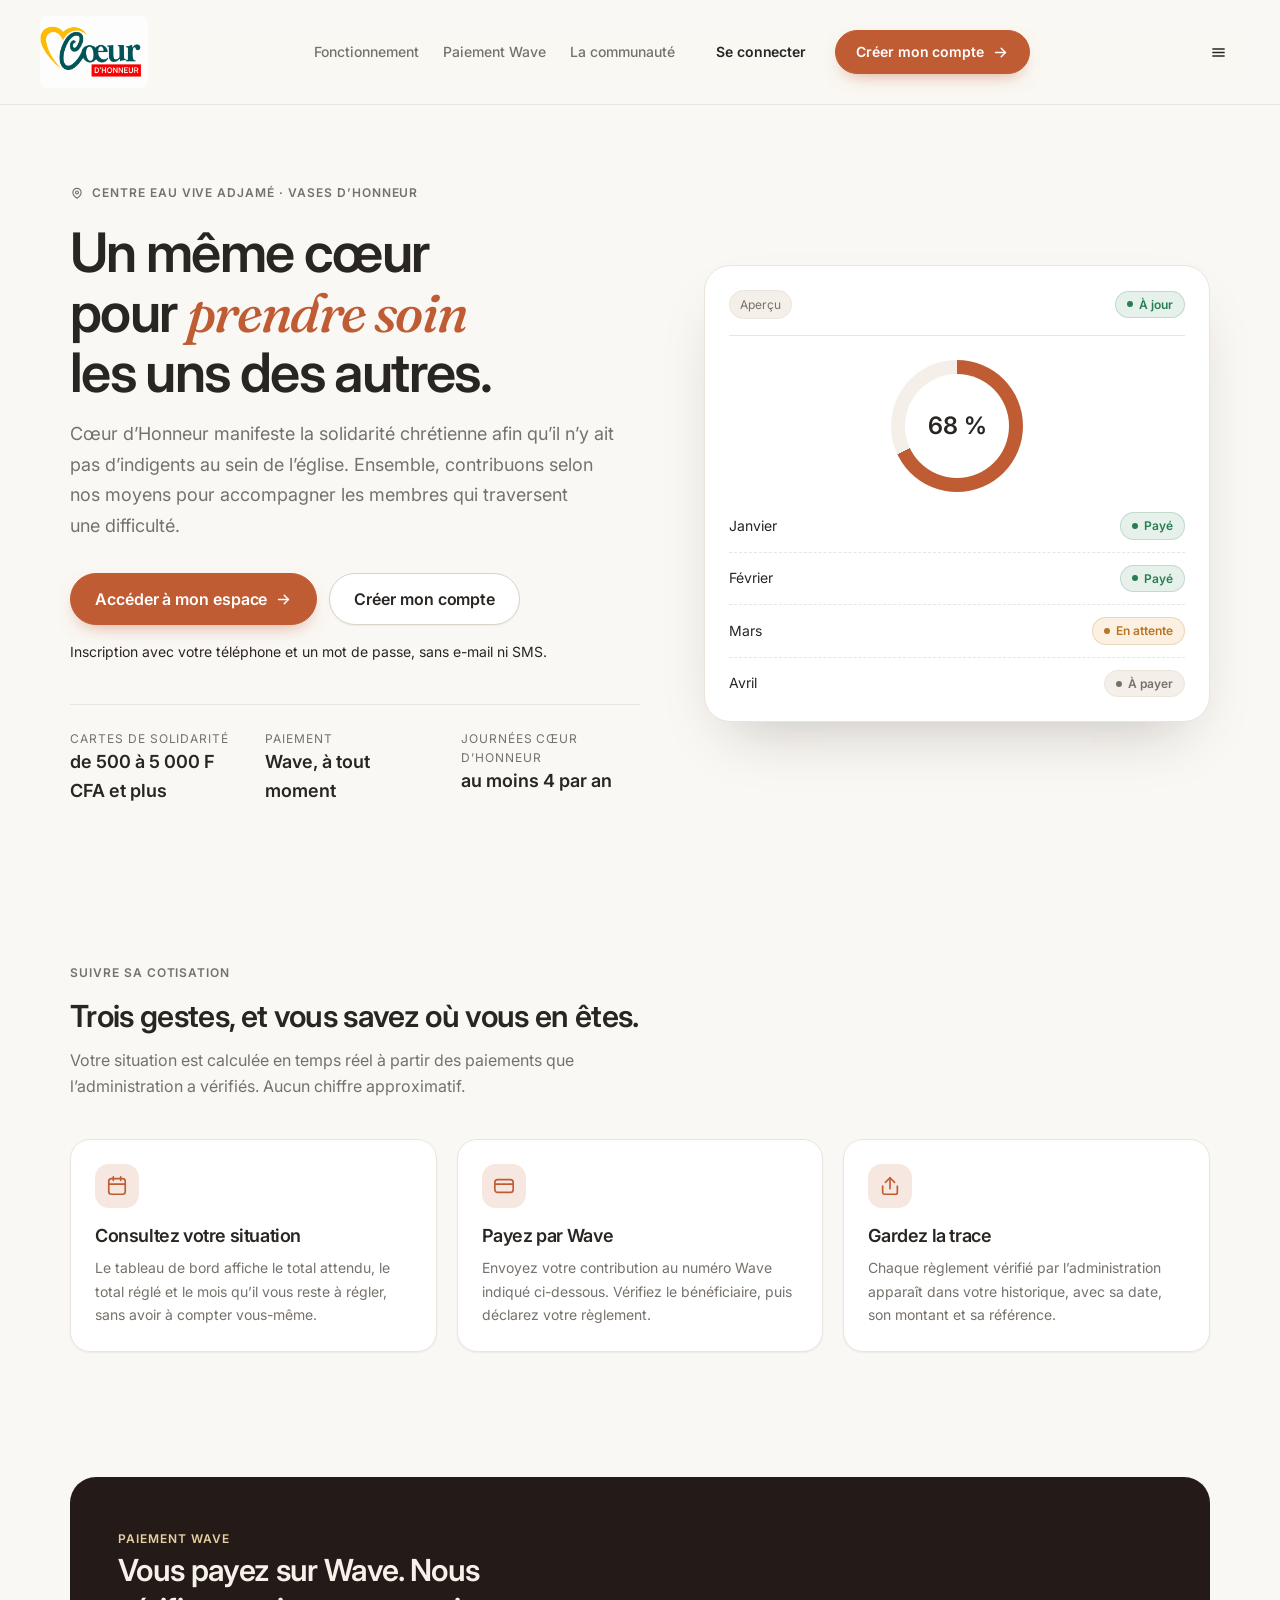
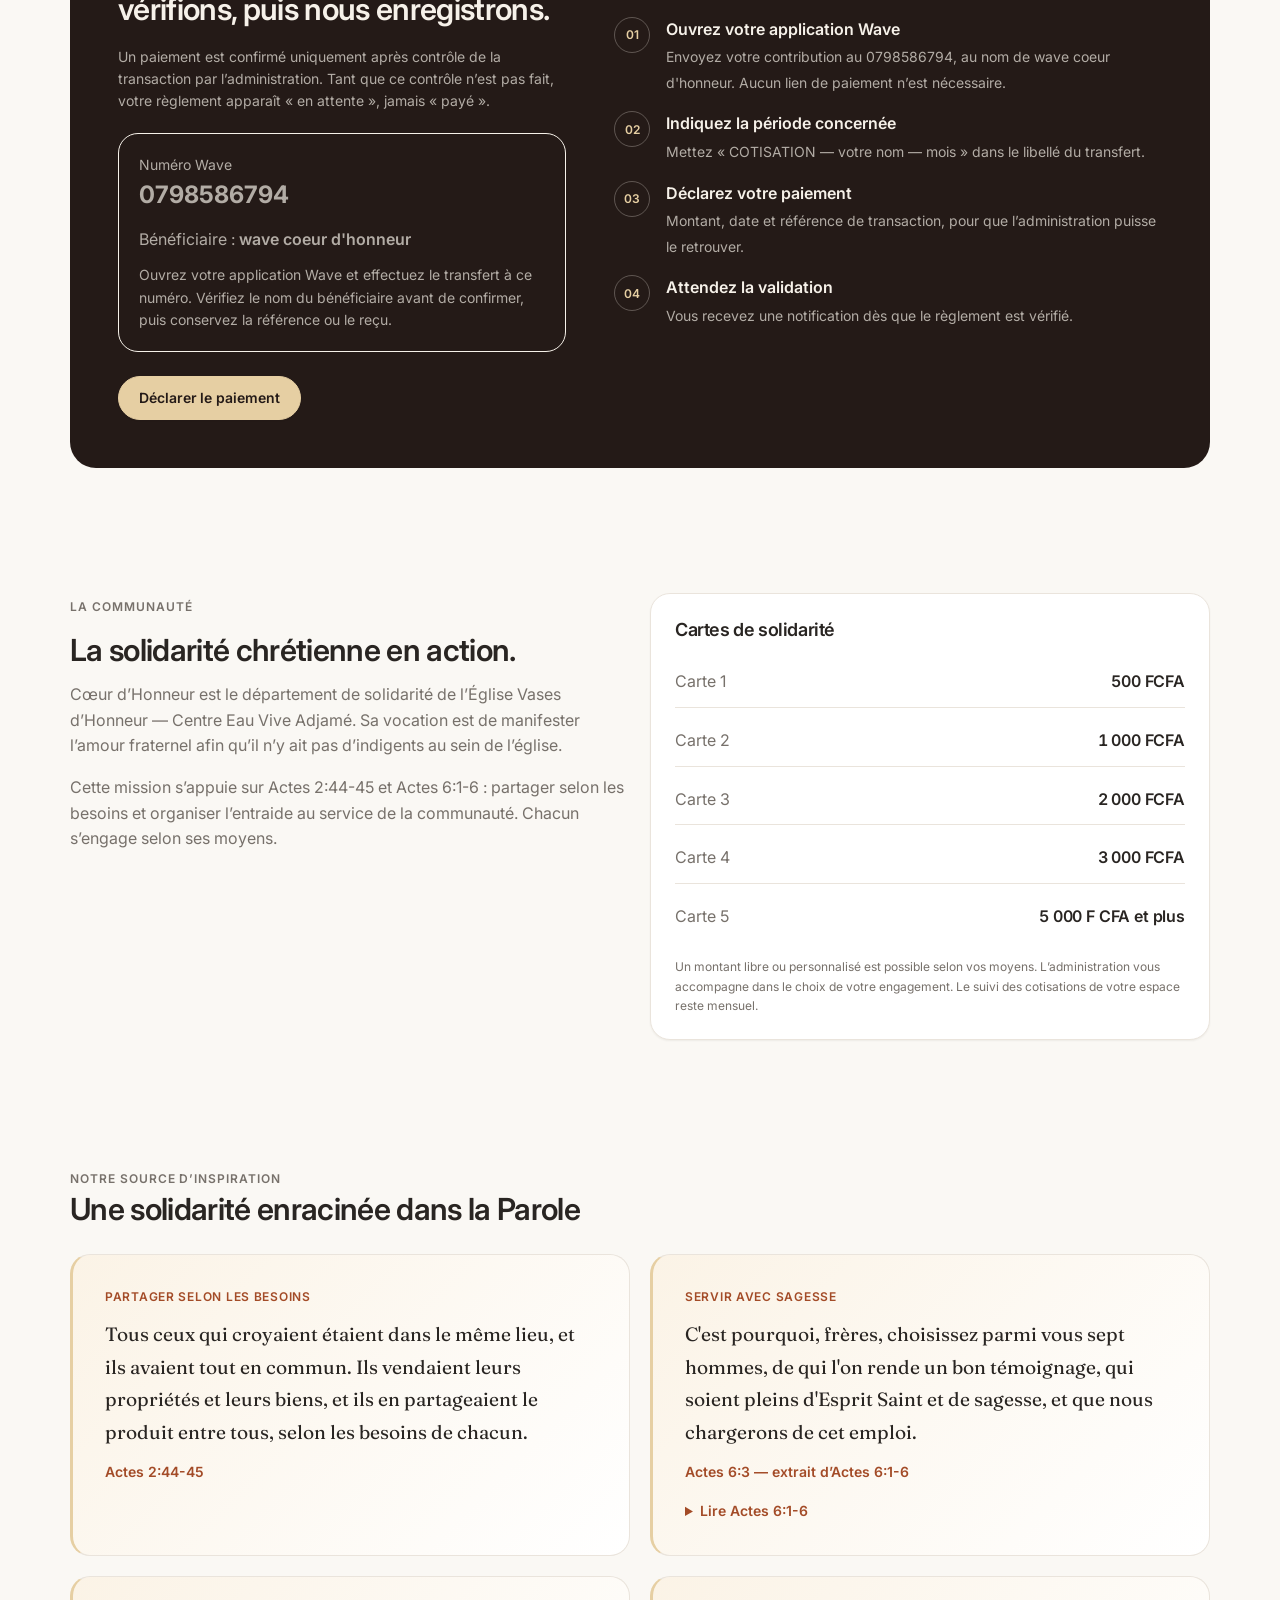
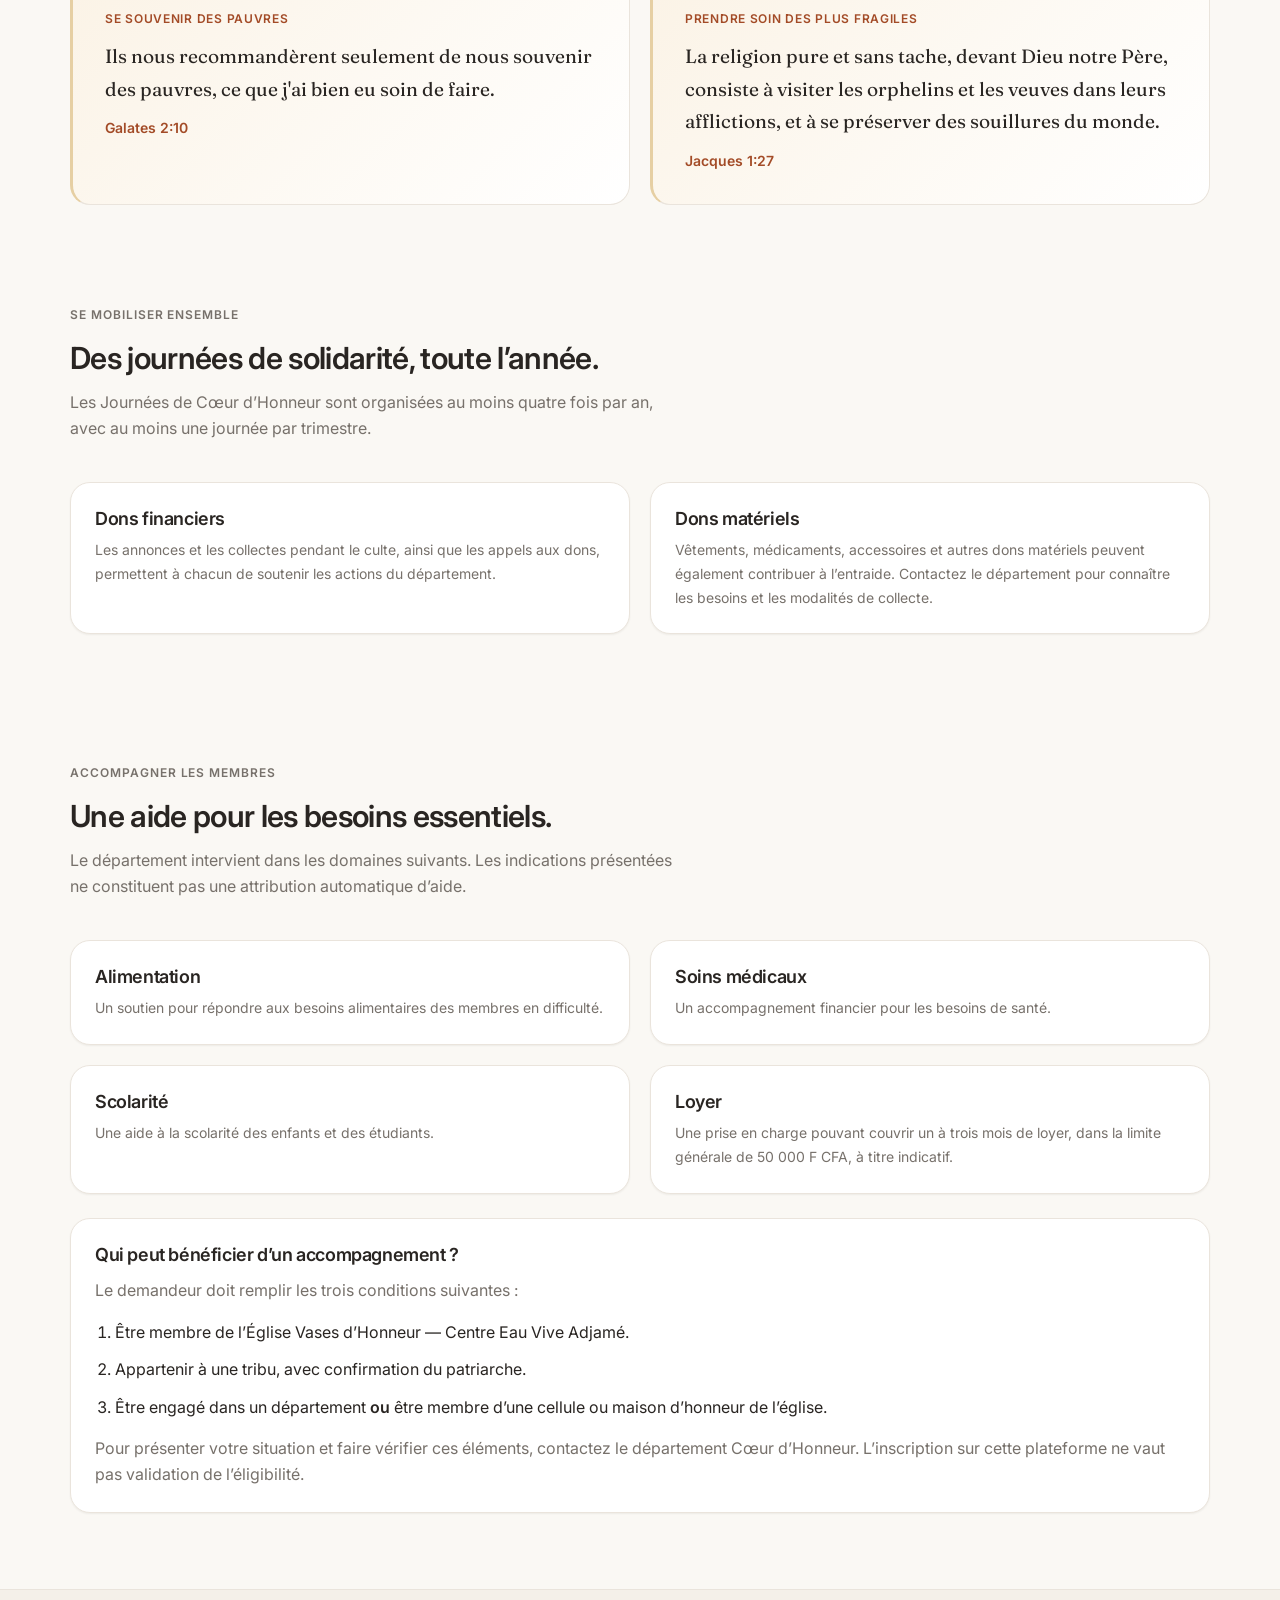
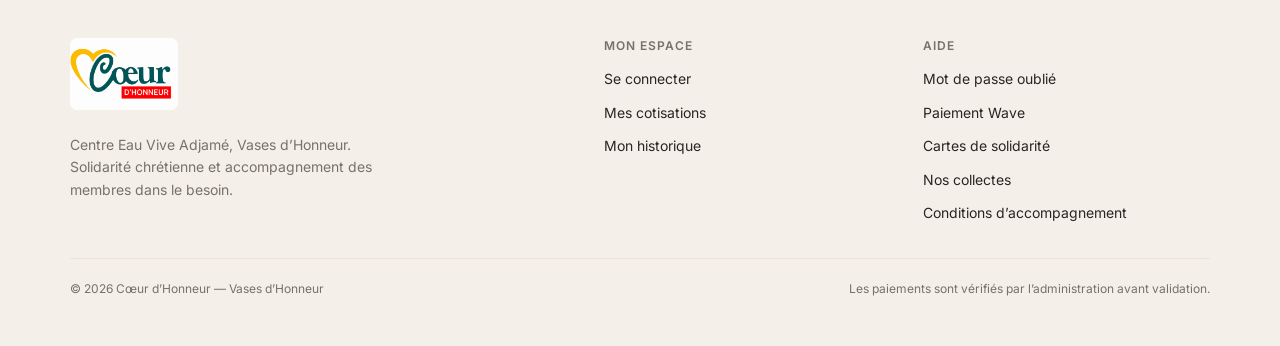
<file: index.html>
<!DOCTYPE html>
<html lang="fr">
  <head>
    <meta charset="utf-8" />
    <meta name="viewport" content="width=device-width, initial-scale=1" />
    <title>Cœur d'Honneur — Solidarité chrétienne à Adjamé</title>
    <meta
      name="description"
      content="Cœur d’Honneur, département de solidarité chrétienne de Vases d’Honneur — Centre Eau Vive Adjamé. Cartes de solidarité, collectes et soutien aux membres dans le besoin."
    />
    <meta name="theme-color" content="#241A17" />
    <meta name="color-scheme" content="light" />

    <link rel="preconnect" href="https://fonts.googleapis.com" />
    <link rel="preconnect" href="https://fonts.gstatic.com" crossorigin />
    <link
      href="https://fonts.googleapis.com/css2?family=Inter:wght@400;500;600;700&family=Fraunces:ital,wght@0,500;0,600;1,500&display=swap"
      rel="stylesheet"
    />

    <link rel="stylesheet" href="assets/css/variables.css" />
    <link rel="stylesheet" href="assets/css/base.css" />
    <link rel="stylesheet" href="assets/css/layout.css" />
    <link rel="stylesheet" href="assets/css/components.css" />
    <link rel="stylesheet" href="assets/css/animations.css" />
    <link rel="stylesheet" href="assets/css/responsive.css" />
  </head>

  <body class="page-public">
    <a class="skip-link" href="#contenu">Aller au contenu</a>

    <div class="public-shell">
      <div class="public-frame">
        <!-- ============ En-tête ============ -->
        <header class="site-header">
          <a class="brand" href="index.html" aria-label="Cœur d'Honneur, accueil">
            <span class="brand__mark" aria-hidden="true">
              <svg viewBox="0 0 24 24" fill="none" stroke="currentColor" stroke-width="1.8" stroke-linecap="round" stroke-linejoin="round">
                <path d="M19.5 12.6 12 20l-7.5-7.4a4.6 4.6 0 0 1 0-6.5 4.6 4.6 0 0 1 6.5 0l1 1 1-1a4.6 4.6 0 0 1 6.5 0 4.6 4.6 0 0 1 0 6.5Z" />
              </svg>
            </span>
            <span class="brand__word">Cœur d’Honneur</span>
          </a>

          <nav class="site-nav" aria-label="Navigation principale">
            <a href="#fonctionnement">Fonctionnement</a>
            <a href="#paiement">Paiement Wave</a>
            <a href="#communaute">La communauté</a>
          </nav>

          <div class="site-header__actions">
            <a class="btn btn--ghost" href="login.html">Se connecter</a>
            <a class="btn btn--primary" href="register.html">
              Créer mon compte
              <svg viewBox="0 0 24 24" fill="none" stroke="currentColor" stroke-width="2" stroke-linecap="round" stroke-linejoin="round" aria-hidden="true">
                <path d="M5 12h14" /><path d="m13 6 6 6-6 6" />
              </svg>
            </a>
          </div>

          <button
            class="btn btn--ghost btn--icon nav-toggle"
            type="button"
            data-nav-toggle
            aria-expanded="false"
            aria-controls="menu-mobile"
            aria-label="Ouvrir le menu"
          >
            <svg viewBox="0 0 24 24" fill="none" stroke="currentColor" stroke-width="2" stroke-linecap="round" aria-hidden="true">
              <path d="M4 7h16" /><path d="M4 12h16" /><path d="M4 17h16" />
            </svg>
          </button>
        </header>

        <nav id="menu-mobile" class="mobile-menu" data-mobile-menu hidden aria-label="Navigation mobile">
          <a href="#fonctionnement">Fonctionnement</a>
          <a href="#paiement">Paiement Wave</a>
          <a href="#communaute">La communauté</a>
          <a href="login.html">Se connecter</a>
          <a href="register.html">Créer mon compte</a>
        </nav>

        <main id="contenu">
          <!-- ============ Héros ============ -->
          <section class="hero" aria-labelledby="titre-hero">
            <div>
              <p class="eyebrow">
                <svg viewBox="0 0 24 24" width="14" height="14" fill="none" stroke="currentColor" stroke-width="2" stroke-linecap="round" aria-hidden="true">
                  <path d="M12 21s-7-4.6-7-10a7 7 0 0 1 14 0c0 5.4-7 10-7 10Z" />
                  <circle cx="12" cy="11" r="2.5" />
                </svg>
                Centre Eau Vive Adjamé · Vases d’Honneur
              </p>

              <h1 class="hero__title" id="titre-hero">
                Un même cœur pour <em>prendre soin</em> les uns des autres.
              </h1>

              <p class="hero__lead">
                Cœur d’Honneur manifeste la solidarité chrétienne afin qu’il n’y ait
                pas d’indigents au sein de l’église. Ensemble, contribuons selon nos
                moyens pour accompagner les membres qui traversent une difficulté.
              </p>

              <div class="hero__actions">
                <a class="btn btn--primary btn--lg" href="login.html">
                  Accéder à mon espace
                  <svg viewBox="0 0 24 24" fill="none" stroke="currentColor" stroke-width="2" stroke-linecap="round" stroke-linejoin="round" aria-hidden="true">
                    <path d="M5 12h14" /><path d="m13 6 6 6-6 6" />
                  </svg>
                </a>
                <a class="btn btn--secondary btn--lg" href="register.html">
                  Créer mon compte
                </a>
              </div>

              <p class="text-sm" style="margin-top: var(--sp-4)">Inscription avec votre téléphone et un mot de passe, sans e-mail ni SMS.</p>
              <dl class="hero__facts">
                <div>
                  <dt>Cartes de solidarité</dt>
                  <dd>de 500 à 5 000 F CFA et plus</dd>
                </div>
                <div>
                  <dt>Paiement</dt>
                  <dd>Wave, à tout moment</dd>
                </div>
                <div>
                  <dt>Journées Cœur d’Honneur</dt>
                  <dd>au moins 4 par an</dd>
                </div>
              </dl>
            </div>

            <!-- Aperçu décoratif : aucune donnée réelle, masqué aux lecteurs d'écran -->
            <div class="hero__card" aria-hidden="true">
              <div class="hero__card-head">
                <span class="chip">Aperçu</span>
                <span class="badge badge--paid">À jour</span>
              </div>

              <div class="hero__ring">
                <span>68 %</span>
              </div>

              <ul class="hero__lines">
                <li>
                  <span>Janvier</span>
                  <span class="badge badge--paid">Payé</span>
                </li>
                <li>
                  <span>Février</span>
                  <span class="badge badge--paid">Payé</span>
                </li>
                <li>
                  <span>Mars</span>
                  <span class="badge badge--pending">En attente</span>
                </li>
                <li>
                  <span>Avril</span>
                  <span class="badge badge--unpaid">À payer</span>
                </li>
              </ul>
            </div>
          </section>

          <!-- ============ Fonctionnement ============ -->
          <section class="section" id="fonctionnement" aria-labelledby="titre-fonctionnement">
            <div class="section-head reveal">
              <p class="eyebrow">Suivre sa cotisation</p>
              <h2 id="titre-fonctionnement">Trois gestes, et vous savez où vous en êtes.</h2>
              <p class="muted">
                Votre situation est calculée en temps réel à partir des paiements
                que l’administration a vérifiés. Aucun chiffre approximatif.
              </p>
            </div>

            <div class="panel-grid">
              <article class="card card--pad card--hover feature reveal" data-delay="1">
                <div class="feature__icon">
                  <svg viewBox="0 0 24 24" width="22" height="22" fill="none" stroke="currentColor" stroke-width="1.8" stroke-linecap="round" stroke-linejoin="round">
                    <rect x="3" y="4" width="18" height="17" rx="3" />
                    <path d="M8 2v4M16 2v4M3 10h18" />
                  </svg>
                </div>
                <h3>Consultez votre situation</h3>
                <p>
                  Le tableau de bord affiche le total attendu, le total réglé et le
                  mois qu’il vous reste à régler, sans avoir à compter vous-même.
                </p>
              </article>

              <article class="card card--pad card--hover feature reveal" data-delay="2">
                <div class="feature__icon">
                  <svg viewBox="0 0 24 24" width="22" height="22" fill="none" stroke="currentColor" stroke-width="1.8" stroke-linecap="round" stroke-linejoin="round">
                    <rect x="2" y="5" width="20" height="14" rx="3" />
                    <path d="M2 10h20" />
                  </svg>
                </div>
                <h3>Payez par Wave</h3>
                <p>
                  Envoyez votre contribution au numéro Wave indiqué ci-dessous.
                  Vérifiez le bénéficiaire, puis déclarez votre règlement.
                </p>
              </article>

              <article class="card card--pad card--hover feature reveal" data-delay="3">
                <div class="feature__icon">
                  <svg viewBox="0 0 24 24" width="22" height="22" fill="none" stroke="currentColor" stroke-width="1.8" stroke-linecap="round" stroke-linejoin="round">
                    <path d="M20 12v7a2 2 0 0 1-2 2H6a2 2 0 0 1-2-2v-7" />
                    <path d="M12 3v12" /><path d="m7 8 5-5 5 5" />
                  </svg>
                </div>
                <h3>Gardez la trace</h3>
                <p>
                  Chaque règlement vérifié par l’administration apparaît dans votre
                  historique, avec sa date, son montant et sa référence.
                </p>
              </article>
            </div>
          </section>

          <!-- ============ Paiement Wave ============ -->
          <section class="section section--tight" id="paiement" aria-labelledby="titre-paiement">
            <div class="wave-block reveal">
              <div>
                <p class="eyebrow">Paiement Wave</p>
                <h2 id="titre-paiement">Vous payez sur Wave. Nous vérifions, puis nous enregistrons.</h2>
                <p class="text-sm" style="margin-top: var(--sp-4)">
                  Un paiement est confirmé uniquement après contrôle de la transaction
                  par l’administration. Tant que ce contrôle n’est pas fait, votre
                  règlement apparaît « en attente », jamais « payé ».
                </p>
                <div style="margin-top: var(--sp-5); padding: var(--sp-5); border: 1px solid currentColor; border-radius: var(--r-lg)" aria-label="Coordonnées de paiement Wave">
                  <p class="text-sm">Numéro Wave</p>
                  <p style="font-size: var(--fs-xl); font-weight: 700; user-select: all"><bdi>0798586794</bdi></p>
                  <p style="margin-top: var(--sp-3)">Bénéficiaire : <strong>wave coeur d'honneur</strong></p>
                  <p class="text-sm" style="margin-top: var(--sp-3)">Ouvrez votre application Wave et effectuez le transfert à ce numéro. Vérifiez le nom du bénéficiaire avant de confirmer, puis conservez la référence ou le reçu.</p>
                </div>
                <div class="btn-row" style="margin-top: var(--sp-6)">
                  <a class="btn btn--gold" href="payment.html">Déclarer le paiement</a>
                </div>
              </div>

              <ol class="steps">
                <li>
                  <strong>Ouvrez votre application Wave</strong>
                  <span>Envoyez votre contribution au 0798586794, au nom de wave coeur d'honneur. Aucun lien de paiement n’est nécessaire.</span>
                </li>
                <li>
                  <strong>Indiquez la période concernée</strong>
                  <span>Mettez « COTISATION — votre nom — mois » dans le libellé du transfert.</span>
                </li>
                <li>
                  <strong>Déclarez votre paiement</strong>
                  <span>Montant, date et référence de transaction, pour que l’administration puisse le retrouver.</span>
                </li>
                <li>
                  <strong>Attendez la validation</strong>
                  <span>Vous recevez une notification dès que le règlement est vérifié.</span>
                </li>
              </ol>
            </div>
          </section>

          <!-- ============ Communauté ============ -->
          <section class="section" id="communaute" aria-labelledby="titre-communaute">
            <div class="panel-grid panel-grid--2">
              <div class="reveal">
                <p class="eyebrow">La communauté</p>
                <h2 id="titre-communaute" style="margin-block: var(--sp-3)">
                  La solidarité chrétienne en action.
                </h2>
                <p class="muted">
                  Cœur d’Honneur est le département de solidarité de l’Église
                  Vases d’Honneur — Centre Eau Vive Adjamé. Sa vocation est de
                  manifester l’amour fraternel afin qu’il n’y ait pas d’indigents
                  au sein de l’église.
                </p>
                <p class="muted" style="margin-top: var(--sp-4)">
                  Cette mission s’appuie sur Actes 2:44-45 et Actes 6:1-6 :
                  partager selon les besoins et organiser l’entraide au service
                  de la communauté. Chacun s’engage selon ses moyens.
                </p>
              </div>

              <article class="card card--pad reveal" data-delay="1">
                <h3 style="margin-bottom: var(--sp-4)">Cartes de solidarité</h3>
                <ul role="list" class="stack stack--sm">
                  <li class="between" style="padding-block: var(--sp-3); border-bottom: 1px solid var(--line)">
                    <span class="muted">Carte 1</span>
                    <strong class="money">500 FCFA</strong>
                  </li>
                  <li class="between" style="padding-block: var(--sp-3); border-bottom: 1px solid var(--line)">
                    <span class="muted">Carte 2</span>
                    <strong class="money">1 000 FCFA</strong>
                  </li>
                  <li class="between" style="padding-block: var(--sp-3); border-bottom: 1px solid var(--line)">
                    <span class="muted">Carte 3</span>
                    <strong class="money">2 000 FCFA</strong>
                  </li>
                  <li class="between" style="padding-block: var(--sp-3); border-bottom: 1px solid var(--line)">
                    <span class="muted">Carte 4</span>
                    <strong class="money">3 000 FCFA</strong>
                  </li>
                  <li class="between" style="padding-block: var(--sp-3)">
                    <span class="muted">Carte 5</span>
                    <strong class="money">5 000 F CFA et plus</strong>
                  </li>
                </ul>
                <p class="text-xs muted" style="margin-top: var(--sp-4)">
                  Un montant libre ou personnalisé est possible selon vos moyens.
                  L’administration vous accompagne dans le choix de votre engagement.
                  Le suivi des cotisations de votre espace reste mensuel.
                </p>
              </article>
            </div>
          </section>

          <section class="section section--tight" id="fondements" aria-labelledby="titre-fondements">
            <p class="eyebrow">Notre source d’inspiration</p>
            <h2 id="titre-fondements">Une solidarité enracinée dans la Parole</h2>
            <div class="panel-grid panel-grid--2" style="margin-top: var(--sp-6)">
              <article class="scripture-card">
                <p class="scripture-card__label">Partager selon les besoins</p>
                <blockquote><p>Tous ceux qui croyaient étaient dans le même lieu, et ils avaient tout en commun. Ils vendaient leurs propriétés et leurs biens, et ils en partageaient le produit entre tous, selon les besoins de chacun.</p></blockquote>
                <p class="scripture-card__reference">Actes 2:44-45</p>
              </article>
              <article class="scripture-card">
                <p class="scripture-card__label">Servir avec sagesse</p>
                <blockquote><p>C'est pourquoi, frères, choisissez parmi vous sept hommes, de qui l'on rende un bon témoignage, qui soient pleins d'Esprit Saint et de sagesse, et que nous chargerons de cet emploi.</p></blockquote>
                <p class="scripture-card__reference">Actes 6:3 — extrait d’Actes 6:1-6</p>
                <details>
                  <summary>Lire Actes 6:1-6</summary>
                  <p>1 En ce temps-là, le nombre des disciples augmentant, les Hellénistes murmurèrent contre les Hébreux, parce que leurs veuves étaient négligées dans la distribution qui se faisait chaque jour.</p>
                  <p>2 Les douze convoquèrent la multitude des disciples, et dirent : Il n'est pas convenable que nous laissions la parole de Dieu pour servir aux tables.</p>
                  <p>3 C'est pourquoi, frères, choisissez parmi vous sept hommes, de qui l'on rende un bon témoignage, qui soient pleins d'Esprit Saint et de sagesse, et que nous chargerons de cet emploi.</p>
                  <p>4 Et nous, nous continuerons à nous appliquer à la prière et au ministère de la parole.</p>
                  <p>5 Cette proposition plut à toute l'assemblée. Ils élurent Étienne, homme plein de foi et d'Esprit Saint, Philippe, Prochore, Nicanor, Timon, Parménas, et Nicolas, prosélyte d'Antioche.</p>
                  <p>6 Ils les présentèrent aux apôtres, qui, après avoir prié, leur imposèrent les mains.</p>
                </details>
              </article>
              <article class="scripture-card">
                <p class="scripture-card__label">Se souvenir des pauvres</p>
                <blockquote><p>Ils nous recommandèrent seulement de nous souvenir des pauvres, ce que j'ai bien eu soin de faire.</p></blockquote>
                <p class="scripture-card__reference">Galates 2:10</p>
              </article>
              <article class="scripture-card">
                <p class="scripture-card__label">Prendre soin des plus fragiles</p>
                <blockquote><p>La religion pure et sans tache, devant Dieu notre Père, consiste à visiter les orphelins et les veuves dans leurs afflictions, et à se préserver des souillures du monde.</p></blockquote>
                <p class="scripture-card__reference">Jacques 1:27</p>
              </article>
            </div>
          </section>

          <section class="section section--tight" id="collectes" aria-labelledby="titre-collectes">
            <div class="section-head reveal">
              <p class="eyebrow">Se mobiliser ensemble</p>
              <h2 id="titre-collectes">Des journées de solidarité, toute l’année.</h2>
              <p class="muted">Les Journées de Cœur d’Honneur sont organisées au moins quatre fois par an, avec au moins une journée par trimestre.</p>
            </div>
            <div class="panel-grid panel-grid--2">
              <article class="card card--pad feature reveal">
                <h3>Dons financiers</h3>
                <p>Les annonces et les collectes pendant le culte, ainsi que les appels aux dons, permettent à chacun de soutenir les actions du département.</p>
              </article>
              <article class="card card--pad feature reveal">
                <h3>Dons matériels</h3>
                <p>Vêtements, médicaments, accessoires et autres dons matériels peuvent également contribuer à l’entraide. Contactez le département pour connaître les besoins et les modalités de collecte.</p>
              </article>
            </div>
          </section>

          <section class="section" id="accompagnement" aria-labelledby="titre-accompagnement">
            <div class="section-head reveal">
              <p class="eyebrow">Accompagner les membres</p>
              <h2 id="titre-accompagnement">Une aide pour les besoins essentiels.</h2>
              <p class="muted">Le département intervient dans les domaines suivants. Les indications présentées ne constituent pas une attribution automatique d’aide.</p>
            </div>
            <div class="panel-grid panel-grid--2">
              <article class="card card--pad feature reveal"><h3>Alimentation</h3><p>Un soutien pour répondre aux besoins alimentaires des membres en difficulté.</p></article>
              <article class="card card--pad feature reveal"><h3>Soins médicaux</h3><p>Un accompagnement financier pour les besoins de santé.</p></article>
              <article class="card card--pad feature reveal"><h3>Scolarité</h3><p>Une aide à la scolarité des enfants et des étudiants.</p></article>
              <article class="card card--pad feature reveal"><h3>Loyer</h3><p>Une prise en charge pouvant couvrir un à trois mois de loyer, dans la limite générale de 50 000 F CFA, à titre indicatif.</p></article>
            </div>
            <article class="card card--pad reveal" style="margin-top: var(--sp-6)">
              <h3>Qui peut bénéficier d’un accompagnement ?</h3>
              <p class="muted" style="margin-top: var(--sp-3)">Le demandeur doit remplir les trois conditions suivantes :</p>
              <ol style="padding-left: var(--sp-5); margin-top: var(--sp-4); display: grid; gap: var(--sp-3)">
                <li>Être membre de l’Église Vases d’Honneur — Centre Eau Vive Adjamé.</li>
                <li>Appartenir à une tribu, avec confirmation du patriarche.</li>
                <li>Être engagé dans un département <strong>ou</strong> être membre d’une cellule ou maison d’honneur de l’église.</li>
              </ol>
              <p class="muted" style="margin-top: var(--sp-4)">Pour présenter votre situation et faire vérifier ces éléments, contactez le département Cœur d’Honneur. L’inscription sur cette plateforme ne vaut pas validation de l’éligibilité.</p>
            </article>
          </section>
        </main>

        <!-- ============ Pied de page ============ -->
        <footer class="site-footer">
          <div>
            <a class="brand" href="index.html">
              <span class="brand__mark" aria-hidden="true">
                <svg viewBox="0 0 24 24" fill="none" stroke="currentColor" stroke-width="1.8" stroke-linecap="round" stroke-linejoin="round">
                  <path d="M19.5 12.6 12 20l-7.5-7.4a4.6 4.6 0 0 1 0-6.5 4.6 4.6 0 0 1 6.5 0l1 1 1-1a4.6 4.6 0 0 1 6.5 0 4.6 4.6 0 0 1 0 6.5Z" />
                </svg>
              </span>
              <span class="brand__word">Cœur d’Honneur</span>
            </a>
            <p class="text-sm muted" style="margin-top: var(--sp-4); max-width: 34ch">
              Centre Eau Vive Adjamé, Vases d’Honneur.
              Solidarité chrétienne et accompagnement des membres dans le besoin.
            </p>
          </div>

          <div>
            <h4>Mon espace</h4>
            <ul>
              <li><a href="login.html">Se connecter</a></li>
              <li><a href="login.html">Mes cotisations</a></li>
              <li><a href="login.html">Mon historique</a></li>
            </ul>
          </div>

          <div>
            <h4>Aide</h4>
            <ul>
              <li><a href="forgot-password.html">Mot de passe oublié</a></li>
              <li><a href="#paiement">Paiement Wave</a></li>
              <li><a href="#communaute">Cartes de solidarité</a></li>
              <li><a href="#collectes">Nos collectes</a></li>
              <li><a href="#accompagnement">Conditions d’accompagnement</a></li>
            </ul>
          </div>

          <div class="site-footer__bottom">
            <span>© <span data-current-year>2026</span> Cœur d’Honneur — Vases d’Honneur</span>
            <span>Les paiements sont vérifiés par l’administration avant validation.</span>
          </div>
        </footer>
      </div>
    </div>

    <div id="toast-region" class="toast-stack" role="status" aria-live="polite"></div>

    <script type="module">
      import "./assets/js/ui.js";
      import { $$ } from "./assets/js/utils.js";

      // Année courante dans le pied de page
      $$("[data-current-year]").forEach((el) => {
        el.textContent = String(new Date().getFullYear());
      });
    </script>
  </body>
</html>
</file>
<file: assets/css/variables.css>
/* ==========================================================================
   Cœur d'Honneur — variables.css
   Source unique des jetons de design : couleurs, typographie, espacements,
   rayons, ombres, mouvements, dimensions de mise en page.

   Règle du projet : aucun code hexadécimal n'est écrit en dehors de ce
   fichier. Les composants n'utilisent que les alias sémantiques.
   ========================================================================== */

:root {
  /* ----------------------------------------------------------------------
     1. Palette officielle
     ---------------------------------------------------------------------- */
  --c-terracotta: #C05C33;
  --c-terracotta-700: #A34B27;
  --c-terracotta-100: #F6E7E0;
  --c-champagne: #E6CFA3;
  --c-champagne-100: #FBF3E6;
  --c-off-white: #FAF8F4;
  --c-white: #FFFFFF;
  --c-brown: #241A17;
  --c-brown-800: #33251F;
  --c-text: #292522;
  --c-text-2: #77716B;
  --c-border: #EAE4DC;
  --c-border-strong: #DCD3C8;
  --c-green: #287D52;
  --c-green-100: #E7F1EB;
  --c-red: #B94343;
  --c-red-100: #F9E9E9;
  --c-orange: #B87524;
  --c-orange-100: #FBF0E1;

  /* ----------------------------------------------------------------------
     2. Alias sémantiques (seule couche utilisée par les composants)
     ---------------------------------------------------------------------- */
  --bg-page: var(--c-off-white);
  --bg-surface: var(--c-white);
  --bg-surface-alt: #F4F0E9;
  --bg-deep: var(--c-brown);
  --bg-deep-soft: var(--c-brown-800);
  --bg-brand-soft: var(--c-terracotta-100);
  --bg-gold-soft: var(--c-champagne-100);

  --fg-primary: var(--c-text);
  --fg-secondary: var(--c-text-2);
  --fg-inverse: #F6F1E9;
  --fg-inverse-muted: rgba(246, 241, 233, 0.68);

  --line: var(--c-border);
  --line-strong: var(--c-border-strong);

  --accent: var(--c-terracotta);
  --accent-hover: var(--c-terracotta-700);
  --gold: var(--c-champagne);

  --success: var(--c-green);
  --success-bg: var(--c-green-100);
  --danger: var(--c-red);
  --danger-bg: var(--c-red-100);
  --warning: var(--c-orange);
  --warning-bg: var(--c-orange-100);

  /* ----------------------------------------------------------------------
     3. Typographie
     ---------------------------------------------------------------------- */
  --font-ui: "Inter", ui-sans-serif, system-ui, -apple-system, "Segoe UI",
    Roboto, "Helvetica Neue", Arial, sans-serif;
  --font-display: "Fraunces", "Iowan Old Style", "Palatino Linotype", Palatino,
    Georgia, serif;

  --fs-2xs: 0.6875rem; /* 11px */
  --fs-xs: 0.75rem; /* 12px */
  --fs-sm: 0.875rem; /* 14px */
  --fs-md: 1rem; /* 16px */
  --fs-lg: 1.125rem; /* 18px */
  --fs-xl: clamp(1.25rem, 1.15rem + 0.45vw, 1.5rem);
  --fs-2xl: clamp(1.5rem, 1.3rem + 0.9vw, 1.9rem);
  --fs-3xl: clamp(1.85rem, 1.45rem + 1.7vw, 2.6rem);
  --fs-4xl: clamp(2.1rem, 1.5rem + 2.6vw, 3.4rem);

  --lh-tight: 1.1;
  --lh-snug: 1.3;
  --lh-base: 1.6;
  --lh-loose: 1.7;

  --tracking-tight: -0.022em;
  --tracking-wide: 0.08em;

  /* ----------------------------------------------------------------------
     4. Espacements (base 4px)
     ---------------------------------------------------------------------- */
  --sp-1: 4px;
  --sp-2: 8px;
  --sp-3: 12px;
  --sp-4: 16px;
  --sp-5: 20px;
  --sp-6: 24px;
  --sp-7: 32px;
  --sp-8: 40px;
  --sp-9: 48px;
  --sp-10: 64px;
  --sp-11: 80px;
  --sp-12: 96px;

  /* ----------------------------------------------------------------------
     5. Rayons
     ---------------------------------------------------------------------- */
  --r-xs: 6px;
  --r-sm: 10px;
  --r-md: 14px;
  --r-lg: 20px;
  --r-xl: 26px;
  --r-2xl: 34px;
  --r-full: 999px;

  /* ----------------------------------------------------------------------
     6. Ombres
     ---------------------------------------------------------------------- */
  --shadow-xs: 0 1px 2px rgba(36, 26, 23, 0.06);
  --shadow-sm: 0 2px 6px rgba(36, 26, 23, 0.06),
    0 1px 2px rgba(36, 26, 23, 0.04);
  --shadow-md: 0 12px 28px -12px rgba(36, 26, 23, 0.18);
  --shadow-lg: 0 28px 60px -28px rgba(36, 26, 23, 0.28);
  --shadow-frame: 0 60px 120px -60px rgba(0, 0, 0, 0.62);
  --ring: 0 0 0 4px rgba(192, 92, 51, 0.18);
  --ring-danger: 0 0 0 4px rgba(185, 67, 67, 0.16);

  /* ----------------------------------------------------------------------
     7. Mouvement
     ---------------------------------------------------------------------- */
  --d-fast: 140ms;
  --d-base: 220ms;
  --d-slow: 400ms;
  --ease: cubic-bezier(0.22, 0.61, 0.36, 1);
  --ease-out: cubic-bezier(0.16, 1, 0.3, 1);

  /* ----------------------------------------------------------------------
     8. Dimensions de mise en page
     ---------------------------------------------------------------------- */
  --sidebar-w: 264px;
  --topbar-h: 68px;
  --content-max: 1180px;
  --frame-max: 1240px;
  --tap: 44px; /* cible tactile minimale */

  /* ----------------------------------------------------------------------
     9. Plans d'empilement
     ---------------------------------------------------------------------- */
  --z-header: 20;
  --z-drawer: 60;
  --z-dialog: 80;
  --z-toast: 90;
}
</file>
<file: assets/css/base.css>
/* ==========================================================================
   Cœur d'Honneur — base.css
   Réinitialisation contrôlée, typographie de base et utilitaires globaux.
   ========================================================================== */

*,
*::before,
*::after {
  box-sizing: border-box;
}

* {
  margin: 0;
}

html {
  -webkit-text-size-adjust: 100%;
  text-size-adjust: 100%;
  scroll-behavior: smooth;
}

body {
  min-height: 100dvh;
  background: var(--bg-page);
  color: var(--fg-primary);
  font-family: var(--font-ui);
  font-size: var(--fs-md);
  line-height: var(--lh-base);
  font-synthesis-weight: none;
  -webkit-font-smoothing: antialiased;
  -moz-osx-font-smoothing: grayscale;
  overflow-x: hidden;
  text-rendering: optimizeLegibility;
}

/* --------------------------------------------------------------------------
   Médias et éléments remplaçables
   -------------------------------------------------------------------------- */
img,
picture,
svg,
video,
canvas {
  display: block;
  max-width: 100%;
}

svg {
  flex-shrink: 0;
}

input,
button,
textarea,
select {
  font: inherit;
  color: inherit;
}

button {
  background: none;
  border: 0;
  cursor: pointer;
}

ul[role="list"],
ol[role="list"] {
  list-style: none;
  padding: 0;
}

/* --------------------------------------------------------------------------
   Typographie
   -------------------------------------------------------------------------- */
h1,
h2,
h3,
h4,
h5,
h6 {
  font-weight: 600;
  line-height: var(--lh-snug);
  letter-spacing: var(--tracking-tight);
  text-wrap: balance;
  color: var(--fg-primary);
}

h1 {
  font-size: var(--fs-3xl);
  line-height: var(--lh-tight);
}

h2 {
  font-size: var(--fs-2xl);
}

h3 {
  font-size: var(--fs-lg);
}

p {
  text-wrap: pretty;
}

p,
h1,
h2,
h3,
h4 {
  overflow-wrap: break-word;
}

a {
  color: var(--accent);
  text-decoration-thickness: 1px;
  text-underline-offset: 3px;
  transition: color var(--d-fast) var(--ease);
}

a:hover {
  color: var(--accent-hover);
}

strong {
  font-weight: 600;
}

small {
  font-size: var(--fs-sm);
}

hr {
  border: 0;
  border-top: 1px solid var(--line);
  margin-block: var(--sp-6);
}

/* --------------------------------------------------------------------------
   Accessibilité : focus, sélection, texte pour lecteurs d'écran
   -------------------------------------------------------------------------- */
:focus-visible {
  outline: 2px solid var(--accent);
  outline-offset: 2px;
  border-radius: var(--r-xs);
}

::selection {
  background: var(--c-champagne);
  color: var(--c-brown);
}

.sr-only {
  position: absolute;
  width: 1px;
  height: 1px;
  padding: 0;
  margin: -1px;
  overflow: hidden;
  clip-path: inset(50%);
  white-space: nowrap;
  border: 0;
}

.skip-link {
  position: absolute;
  top: var(--sp-3);
  left: var(--sp-3);
  z-index: var(--z-toast);
  padding: var(--sp-3) var(--sp-5);
  border-radius: var(--r-full);
  background: var(--bg-surface);
  color: var(--fg-primary);
  box-shadow: var(--shadow-md);
  font-size: var(--fs-sm);
  font-weight: 600;
  transform: translateY(-200%);
  transition: transform var(--d-base) var(--ease-out);
}

.skip-link:focus-visible {
  transform: translateY(0);
}

/* --------------------------------------------------------------------------
   Barres de défilement discrètes (navigateurs WebKit / Firefox)
   -------------------------------------------------------------------------- */
* {
  scrollbar-width: thin;
  scrollbar-color: var(--line-strong) transparent;
}

*::-webkit-scrollbar {
  width: 10px;
  height: 10px;
}

*::-webkit-scrollbar-thumb {
  background: var(--line-strong);
  border: 3px solid var(--bg-page);
  border-radius: var(--r-full);
}

*::-webkit-scrollbar-track {
  background: transparent;
}

/* --------------------------------------------------------------------------
   Utilitaires de mise en page
   -------------------------------------------------------------------------- */
.container {
  width: 100%;
  max-width: var(--content-max);
  margin-inline: auto;
  padding-inline: var(--sp-5);
}

.stack {
  display: flex;
  flex-direction: column;
  gap: var(--sp-4);
}

.stack--sm {
  gap: var(--sp-2);
}

.stack--lg {
  gap: var(--sp-7);
}

.cluster {
  display: flex;
  flex-wrap: wrap;
  align-items: center;
  gap: var(--sp-3);
}

.btn-row {
  display: flex;
  flex-wrap: wrap;
  gap: var(--sp-3);
}

.between {
  display: flex;
  align-items: center;
  justify-content: space-between;
  gap: var(--sp-4);
}

.divider {
  height: 1px;
  background: var(--line);
  border: 0;
}

/* --------------------------------------------------------------------------
   Utilitaires de texte
   -------------------------------------------------------------------------- */
.muted {
  color: var(--fg-secondary);
}

.text-sm {
  font-size: var(--fs-sm);
}

.text-xs {
  font-size: var(--fs-xs);
}

.text-center {
  text-align: center;
}

.text-balance {
  text-wrap: balance;
}

.nowrap {
  white-space: nowrap;
}

.tabular {
  font-variant-numeric: tabular-nums;
  font-feature-settings: "tnum" 1;
}

.eyebrow {
  display: inline-flex;
  align-items: center;
  gap: var(--sp-2);
  font-size: var(--fs-xs);
  font-weight: 600;
  letter-spacing: var(--tracking-wide);
  text-transform: uppercase;
  color: var(--fg-secondary);
}

.lead {
  font-size: var(--fs-lg);
  line-height: var(--lh-loose);
  color: var(--fg-secondary);
}

/* Montants : toujours alignés et lisibles */
.money {
  font-variant-numeric: tabular-nums;
  letter-spacing: -0.01em;
  white-space: nowrap;
}

/* Libellés longs : jamais de débordement */
.truncate {
  overflow: hidden;
  text-overflow: ellipsis;
  white-space: nowrap;
}

.break-anywhere {
  overflow-wrap: anywhere;
}

/* --------------------------------------------------------------------------
   Masquage utilitaire
   -------------------------------------------------------------------------- */
[hidden] {
  display: none !important;
}

.hide {
  display: none !important;
}
</file>
<file: assets/css/layout.css>
/* ==========================================================================
   Cœur d'Honneur — layout.css
   Structures de page : coque publique, coque d'authentification,
   coque applicative (barre latérale + contenu) et sections des pages.
   ========================================================================== */

/* --------------------------------------------------------------------------
   1. Coque publique — page pleine largeur, sans contour
   -------------------------------------------------------------------------- */
.page-public {
  background: var(--bg-page);
}

.public-shell {
  min-height: 100dvh;
  background: var(--bg-page);
}

.public-frame {
  position: relative;
  width: 100%;
  background: var(--bg-page);
}

/* --------------------------------------------------------------------------
   2. En-tête du site public
   -------------------------------------------------------------------------- */
.site-header {
  position: sticky;
  top: 0;
  z-index: var(--z-header);
  display: flex;
  align-items: center;
  gap: var(--sp-5);
  padding: var(--sp-4) max(var(--sp-4), calc((100% - 1200px) / 2));
  background: rgba(250, 248, 244, 0.86);
  backdrop-filter: saturate(140%) blur(14px);
  border-bottom: 1px solid var(--line);
}

.brand {
  display: inline-flex;
  align-items: center;
  gap: var(--sp-3);
  text-decoration: none;
  color: var(--fg-primary);
}

.brand__mark {
  display: grid;
  place-items: center;
  width: 38px;
  height: 38px;
  border-radius: 12px;
  background: linear-gradient(150deg, var(--accent), var(--accent-hover));
  color: var(--c-white);
  box-shadow: var(--shadow-sm);
}

.brand__mark svg {
  width: 20px;
  height: 20px;
}

/* The supplied portrait PNG contains a sideways wordmark. Keep the source intact. */
.brand .brand__mark {
  position: relative;
  width: 108px;
  height: 72px;
  flex: 0 0 108px;
  overflow: hidden;
  background: #fff;
  border-radius: 8px;
  box-shadow: none;
}

.brand .brand__mark::before {
  content: "";
  position: absolute;
  left: 50%;
  top: 50%;
  width: 72px;
  height: 108px;
  background: url("../../logocoeurdhonneur.png") center / contain no-repeat;
  transform: translate(-50%, -50%) rotate(-90deg);
}

.brand .brand__mark svg {
  display: none;
}

/* The image already includes the name; retain the text for screen readers. */
.brand .brand__word {
  position: absolute;
  width: 1px;
  height: 1px;
  padding: 0;
  margin: -1px;
  overflow: hidden;
  clip-path: inset(50%);
  white-space: nowrap;
}

.brand__word {
  font-family: var(--font-display);
  font-size: 1.15rem;
  font-weight: 600;
  letter-spacing: -0.01em;
  line-height: 1.1;
}

.site-nav {
  display: flex;
  align-items: center;
  gap: var(--sp-6);
  margin-inline-start: auto;
}

.site-nav a {
  color: var(--fg-secondary);
  font-size: var(--fs-sm);
  font-weight: 500;
  text-decoration: none;
}

.site-nav a:hover {
  color: var(--fg-primary);
}

.site-header__actions {
  display: flex;
  align-items: center;
  gap: var(--sp-2);
}

.nav-toggle {
  display: none;
  margin-inline-start: auto;
}

.mobile-menu {
  padding: var(--sp-4) max(var(--sp-4), calc((100% - 1200px) / 2)) var(--sp-5);
  border-bottom: 1px solid var(--line);
  background: var(--bg-surface);
}

.mobile-menu a {
  display: block;
  padding: var(--sp-3) 0;
  color: var(--fg-primary);
  font-size: var(--fs-md);
  font-weight: 500;
  text-decoration: none;
  border-bottom: 1px solid var(--line);
}

.mobile-menu a:last-child {
  border-bottom: 0;
}

/* --------------------------------------------------------------------------
   3. Sections du site public
   -------------------------------------------------------------------------- */
.section {
  padding: clamp(var(--sp-8), 6vw, var(--sp-11))
    max(var(--sp-4), calc((100% - 1140px) / 2));
}

.section--tight {
  padding-block: clamp(var(--sp-7), 4vw, var(--sp-9));
}

.section-head {
  max-width: 62ch;
  margin-bottom: var(--sp-8);
}

.section-head h2 {
  margin-block: var(--sp-3) var(--sp-3);
}

/* --- Héros ---------------------------------------------------------------- */
.hero {
  display: grid;
  grid-template-columns: minmax(0, 1.06fr) minmax(0, 0.94fr);
  gap: clamp(var(--sp-7), 5vw, var(--sp-10));
  align-items: center;
  padding: clamp(var(--sp-8), 6vw, var(--sp-11))
    max(var(--sp-4), calc((100% - 1140px) / 2));
}

.hero__title {
  font-size: var(--fs-4xl);
  letter-spacing: -0.03em;
  margin-block: var(--sp-4) var(--sp-4);
}

.hero__title em {
  font-family: var(--font-display);
  font-style: italic;
  font-weight: 500;
  color: var(--accent);
}

.hero__lead {
  max-width: 52ch;
  font-size: var(--fs-lg);
  line-height: var(--lh-loose);
  color: var(--fg-secondary);
}

.hero__actions {
  display: flex;
  flex-wrap: wrap;
  gap: var(--sp-3);
  margin-block-start: var(--sp-7);
}

.hero__facts {
  display: grid;
  grid-template-columns: repeat(3, minmax(0, 1fr));
  gap: var(--sp-4);
  margin-block-start: var(--sp-8);
  padding-block-start: var(--sp-6);
  border-top: 1px solid var(--line);
  list-style: none;
  padding-inline: 0;
}

.hero__facts dt {
  font-size: var(--fs-xs);
  text-transform: uppercase;
  letter-spacing: var(--tracking-wide);
  color: var(--fg-secondary);
}

.hero__facts dd {
  margin: 0;
  font-size: var(--fs-lg);
  font-weight: 600;
}

/* --- Aperçu décoratif (illustration, masqué aux lecteurs d'écran) -------- */
.hero__card {
  position: relative;
  padding: var(--sp-6);
  background: var(--bg-surface);
  border: 1px solid var(--line);
  border-radius: var(--r-xl);
  box-shadow: var(--shadow-lg);
}

.hero__card::after {
  content: "";
  position: absolute;
  inset: -10% -6% auto auto;
  width: 180px;
  height: 180px;
  border-radius: 50%;
  background: radial-gradient(
    circle,
    rgba(230, 207, 163, 0.55),
    transparent 70%
  );
  z-index: -1;
}

.hero__card-head {
  display: flex;
  align-items: center;
  justify-content: space-between;
  gap: var(--sp-3);
  padding-bottom: var(--sp-4);
  border-bottom: 1px solid var(--line);
}

.hero__ring {
  display: grid;
  place-items: center;
  width: 132px;
  height: 132px;
  margin: var(--sp-6) auto var(--sp-5);
  border-radius: 50%;
  background: conic-gradient(
    var(--accent) 0 68%,
    var(--bg-surface-alt) 68% 100%
  );
}

.hero__ring span {
  display: grid;
  place-items: center;
  width: 104px;
  height: 104px;
  border-radius: 50%;
  background: var(--bg-surface);
  font-size: var(--fs-xl);
  font-weight: 600;
}

.hero__lines {
  display: grid;
  gap: var(--sp-3);
  list-style: none;
  padding: 0;
}

.hero__lines li {
  display: flex;
  align-items: center;
  justify-content: space-between;
  gap: var(--sp-3);
  padding-bottom: var(--sp-3);
  border-bottom: 1px dashed var(--line);
  font-size: var(--fs-sm);
}

.hero__lines li:last-child {
  border-bottom: 0;
  padding-bottom: 0;
}

/* --- Grilles de cartes ---------------------------------------------------- */
.panel-grid {
  display: grid;
  grid-template-columns: repeat(3, minmax(0, 1fr));
  gap: var(--sp-5);
}

.panel-grid--2 {
  grid-template-columns: repeat(2, minmax(0, 1fr));
}

.feature__icon {
  display: grid;
  place-items: center;
  width: 44px;
  height: 44px;
  margin-bottom: var(--sp-4);
  border-radius: 14px;
  background: var(--bg-brand-soft);
  color: var(--accent);
}

.feature h3 {
  margin-bottom: var(--sp-2);
  font-size: var(--fs-lg);
}

.feature p {
  color: var(--fg-secondary);
  font-size: var(--fs-sm);
  line-height: var(--lh-loose);
}

/* --- Bloc Wave ------------------------------------------------------------ */
.wave-block {
  display: grid;
  grid-template-columns: minmax(0, 0.9fr) minmax(0, 1.1fr);
  gap: clamp(var(--sp-6), 4vw, var(--sp-9));
  align-items: center;
  padding: clamp(var(--sp-6), 4vw, var(--sp-9));
  background: var(--bg-deep);
  color: var(--fg-inverse);
  border-radius: var(--r-xl);
}

.wave-block h2 {
  color: var(--fg-inverse);
}

.wave-block p {
  color: var(--fg-inverse-muted);
}

.wave-block .eyebrow {
  color: var(--gold);
}

.steps {
  display: grid;
  gap: var(--sp-4);
  counter-reset: step;
  list-style: none;
  padding: 0;
}

.steps li {
  position: relative;
  padding-inline-start: 52px;
  counter-increment: step;
}

.steps li::before {
  content: counter(step, decimal-leading-zero);
  position: absolute;
  inset-inline-start: 0;
  inset-block-start: 0;
  display: grid;
  place-items: center;
  width: 36px;
  height: 36px;
  border-radius: 50%;
  border: 1px solid rgba(246, 241, 233, 0.28);
  color: var(--gold);
  font-size: var(--fs-xs);
  font-weight: 600;
}

.steps strong {
  display: block;
  margin-bottom: 2px;
  font-size: var(--fs-md);
}

.steps span {
  font-size: var(--fs-sm);
  line-height: var(--lh-loose);
  color: var(--fg-inverse-muted);
}

/* --- Pied de page --------------------------------------------------------- */
.site-footer {
  display: grid;
  grid-template-columns: minmax(0, 1.4fr) repeat(2, minmax(0, 0.8fr));
  gap: var(--sp-7);
  padding: clamp(var(--sp-7), 5vw, var(--sp-9))
    max(var(--sp-4), calc((100% - 1140px) / 2));
  border-top: 1px solid var(--line);
  background: var(--bg-surface-alt);
}

.site-footer h4 {
  margin-bottom: var(--sp-3);
  font-size: var(--fs-xs);
  text-transform: uppercase;
  letter-spacing: var(--tracking-wide);
  color: var(--fg-secondary);
}

.site-footer ul {
  display: grid;
  gap: var(--sp-2);
  list-style: none;
  padding: 0;
}

.site-footer a {
  color: var(--fg-primary);
  font-size: var(--fs-sm);
  text-decoration: none;
}

.site-footer a:hover {
  color: var(--accent);
}

.site-footer__bottom {
  grid-column: 1 / -1;
  display: flex;
  flex-wrap: wrap;
  align-items: center;
  justify-content: space-between;
  gap: var(--sp-3);
  padding-top: var(--sp-5);
  border-top: 1px solid var(--line);
  font-size: var(--fs-xs);
  color: var(--fg-secondary);
}

/* --------------------------------------------------------------------------
   4. Coque d'authentification — deux colonnes, panneau de marque à gauche
   -------------------------------------------------------------------------- */
.auth-grid {
  display: grid;
  grid-template-columns: minmax(0, 1.02fr) minmax(0, 0.98fr);
  max-width: 1600px;
  margin-inline: auto;
  min-height: calc(100dvh - 72px);
}

.auth-brand {
  position: relative;
  display: flex;
  flex-direction: column;
  justify-content: space-between;
  gap: var(--sp-8);
  padding: clamp(var(--sp-7), 4vw, var(--sp-9));
  background: var(--bg-deep);
  color: var(--fg-inverse);
  overflow: hidden;
  isolation: isolate;
}

.auth-brand::before {
  content: "";
  position: absolute;
  inset: -30% -20% auto auto;
  width: 460px;
  height: 460px;
  border-radius: 50%;
  background: radial-gradient(
    circle,
    rgba(192, 92, 51, 0.5),
    transparent 68%
  );
  z-index: -1;
}

.auth-brand::after {
  content: "";
  position: absolute;
  inset: auto -10% -35% -10%;
  height: 320px;
  background: repeating-linear-gradient(
    135deg,
    rgba(230, 207, 163, 0.12) 0 1px,
    transparent 1px 14px
  );
  z-index: -1;
  mask-image: linear-gradient(to top, #000, transparent);
}

.auth-brand .brand__word {
  color: var(--fg-inverse);
}

.auth-brand__title {
  font-size: var(--fs-3xl);
  line-height: var(--lh-tight);
  letter-spacing: -0.03em;
  color: var(--fg-inverse);
  max-width: 20ch;
}

.auth-brand__title em {
  font-family: var(--font-display);
  font-style: italic;
  font-weight: 500;
  color: var(--gold);
}

.auth-brand__quote {
  max-width: 40ch;
  font-size: var(--fs-sm);
  line-height: var(--lh-loose);
  color: var(--fg-inverse-muted);
}

.auth-brand__badges {
  display: flex;
  flex-wrap: wrap;
  gap: var(--sp-2);
  list-style: none;
  padding: 0;
}

.auth-brand__badges li {
  display: inline-flex;
  align-items: center;
  gap: var(--sp-2);
  padding: 6px 12px;
  border-radius: var(--r-full);
  border: 1px solid rgba(246, 241, 233, 0.2);
  font-size: var(--fs-xs);
  color: var(--fg-inverse);
}

.auth-panel {
  display: flex;
  align-items: center;
  justify-content: center;
  padding: clamp(var(--sp-6), 4vw, var(--sp-9));
  background: var(--bg-page);
}

.auth-form {
  width: 100%;
  max-width: 420px;
}

.auth-form__head {
  margin-bottom: var(--sp-7);
}

.auth-form__head h1 {
  font-size: var(--fs-2xl);
  margin-block: var(--sp-2) var(--sp-2);
}

.auth-form__head p {
  color: var(--fg-secondary);
  font-size: var(--fs-sm);
}

.auth-links {
  display: flex;
  flex-wrap: wrap;
  align-items: center;
  justify-content: space-between;
  gap: var(--sp-3);
  margin-block-start: var(--sp-4);
  font-size: var(--fs-sm);
}

.auth-links a {
  font-weight: 500;
  text-decoration: none;
}

.auth-links a:hover {
  text-decoration: underline;
}

.auth-note {
  display: flex;
  gap: var(--sp-3);
  margin-block-start: var(--sp-6);
  padding: var(--sp-4);
  border-radius: var(--r-md);
  background: var(--bg-gold-soft);
  border: 1px solid rgba(230, 207, 163, 0.7);
  font-size: var(--fs-xs);
  line-height: var(--lh-loose);
  color: var(--fg-secondary);
}

.auth-note svg {
  width: 16px;
  height: 16px;
  color: var(--warning);
}

/* --------------------------------------------------------------------------
   5. Coque applicative (préparée pour les phases suivantes)
   -------------------------------------------------------------------------- */
.app-shell {
  display: grid;
  grid-template-columns: var(--sidebar-w) minmax(0, 1fr);
  min-height: 100dvh;
  background: var(--bg-page);
}

.sidebar {
  position: sticky;
  top: 0;
  display: flex;
  flex-direction: column;
  gap: var(--sp-6);
  height: 100dvh;
  padding: var(--sp-6) var(--sp-4);
  background: var(--bg-deep);
  color: var(--fg-inverse);
}

.sidebar__brand {
  padding-inline: var(--sp-2);
}

.sidebar__brand .brand__word {
  color: var(--fg-inverse);
}

.sidebar__nav {
  display: flex;
  flex-direction: column;
  gap: 2px;
  overflow-y: auto;
}

.sidebar__group {
  margin-top: var(--sp-4);
  margin-bottom: var(--sp-2);
  padding-inline: var(--sp-3);
  font-size: var(--fs-2xs);
  font-weight: 600;
  letter-spacing: var(--tracking-wide);
  text-transform: uppercase;
  color: rgba(246, 241, 233, 0.42);
}

.nav-link {
  display: flex;
  align-items: center;
  gap: var(--sp-3);
  min-height: var(--tap);
  padding: var(--sp-2) var(--sp-3);
  border-radius: var(--r-sm);
  color: rgba(246, 241, 233, 0.76);
  font-size: var(--fs-sm);
  font-weight: 500;
  text-decoration: none;
  transition: background var(--d-fast) var(--ease),
    color var(--d-fast) var(--ease);
}

.nav-link svg {
  width: 18px;
  height: 18px;
  opacity: 0.85;
}

.nav-link:hover {
  background: rgba(246, 241, 233, 0.08);
  color: var(--fg-inverse);
}

.nav-link.is-active {
  background: rgba(192, 92, 51, 0.22);
  color: var(--c-white);
  box-shadow: inset 2px 0 0 var(--accent);
}

.app-main {
  min-width: 0;
  display: flex;
  flex-direction: column;
}

.topbar {
  position: sticky;
  top: 0;
  z-index: var(--z-header);
  display: flex;
  align-items: center;
  gap: var(--sp-4);
  min-height: var(--topbar-h);
  padding: var(--sp-3) clamp(var(--sp-4), 3vw, var(--sp-7));
  background: rgba(250, 248, 244, 0.85);
  backdrop-filter: saturate(140%) blur(12px);
  border-bottom: 1px solid var(--line);
}

.content {
  width: 100%;
  max-width: var(--content-max);
  margin-inline: auto;
  padding: clamp(var(--sp-5), 2.5vw, var(--sp-8));
}

.page-head {
  display: flex;
  flex-wrap: wrap;
  align-items: flex-end;
  justify-content: space-between;
  gap: var(--sp-4);
  margin-bottom: var(--sp-7);
}

.page-head h1 {
  font-size: var(--fs-2xl);
  margin-bottom: var(--sp-1);
}

.page-head p {
  color: var(--fg-secondary);
  font-size: var(--fs-sm);
}

/* Grilles de contenu */
.grid-stats {
  display: grid;
  grid-template-columns: repeat(auto-fit, minmax(210px, 1fr));
  gap: var(--sp-4);
}

.grid-2 {
  display: grid;
  grid-template-columns: repeat(2, minmax(0, 1fr));
  gap: var(--sp-5);
}

.grid-3 {
  display: grid;
  grid-template-columns: repeat(3, minmax(0, 1fr));
  gap: var(--sp-5);
}

.grid-main {
  display: grid;
  grid-template-columns: minmax(0, 1.6fr) minmax(0, 1fr);
  gap: var(--sp-5);
  align-items: start;
}
</file>
<file: assets/css/components.css>
/* ==========================================================================
   Cœur d'Honneur — components.css
   Bibliothèque de composants réutilisables :
   boutons, formulaires, cartes, badges, tableaux, dialogues, toasts,
   squelettes, progression, états vides.
   ========================================================================== */

/* ==========================================================================
   1. Boutons
   ========================================================================== */
.btn {
  --btn-bg: var(--bg-surface);
  --btn-fg: var(--fg-primary);
  --btn-border: var(--line);
  --btn-shadow: var(--shadow-xs);

  position: relative;
  display: inline-flex;
  align-items: center;
  justify-content: center;
  gap: var(--sp-2);
  min-height: var(--tap);
  padding: 0 var(--sp-5);
  border: 1px solid var(--btn-border);
  border-radius: var(--r-full);
  background: var(--btn-bg);
  color: var(--btn-fg);
  font-size: var(--fs-sm);
  font-weight: 600;
  letter-spacing: -0.005em;
  text-decoration: none;
  white-space: nowrap;
  box-shadow: var(--btn-shadow);
  transition: transform var(--d-fast) var(--ease),
    background-color var(--d-fast) var(--ease),
    border-color var(--d-fast) var(--ease), box-shadow var(--d-fast) var(--ease),
    color var(--d-fast) var(--ease);
  -webkit-tap-highlight-color: transparent;
}

.btn svg {
  width: 17px;
  height: 17px;
}

.btn:hover {
  transform: translateY(-1px);
  box-shadow: var(--shadow-sm);
}

.btn:active {
  transform: translateY(0) scale(0.99);
}

.btn:disabled,
.btn[aria-disabled="true"] {
  cursor: not-allowed;
  opacity: 0.55;
  transform: none;
  box-shadow: none;
}

.btn--primary {
  --btn-bg: var(--accent);
  --btn-fg: var(--c-white);
  --btn-border: var(--accent);
  box-shadow: 0 8px 20px -10px rgba(192, 92, 51, 0.7);
}

.btn--primary:hover {
  --btn-bg: var(--accent-hover);
  --btn-border: var(--accent-hover);
}

.btn--secondary {
  --btn-bg: var(--bg-surface);
  --btn-fg: var(--fg-primary);
  --btn-border: var(--line-strong);
}

.btn--secondary:hover {
  --btn-bg: var(--bg-surface-alt);
}

.btn--ghost {
  --btn-bg: transparent;
  --btn-fg: var(--fg-primary);
  --btn-border: transparent;
  --btn-shadow: none;
}

.btn--ghost:hover {
  --btn-bg: rgba(36, 26, 23, 0.05);
}

.btn--gold {
  --btn-bg: var(--gold);
  --btn-fg: var(--c-brown);
  --btn-border: var(--gold);
}

.btn--gold:hover {
  --btn-bg: #dcc094;
  --btn-border: #dcc094;
}

.btn--danger {
  --btn-bg: var(--danger);
  --btn-fg: var(--c-white);
  --btn-border: var(--danger);
}

.btn--danger:hover {
  --btn-bg: #a53a3a;
  --btn-border: #a53a3a;
}

.btn--sm {
  min-height: 36px;
  padding-inline: var(--sp-4);
  font-size: var(--fs-xs);
}

.btn--lg {
  min-height: 52px;
  padding-inline: var(--sp-6);
  font-size: var(--fs-md);
}

.btn--block {
  width: 100%;
}

.btn--icon {
  width: var(--tap);
  min-height: var(--tap);
  padding: 0;
  border-radius: var(--r-full);
}

.btn--icon.btn--sm {
  width: 36px;
  min-height: 36px;
}

/* État de chargement : on masque le libellé, on garde la largeur */
.btn.is-loading {
  pointer-events: none;
  color: transparent;
}

.btn.is-loading > * {
  visibility: hidden;
}

.btn.is-loading::after {
  content: "";
  position: absolute;
  width: 18px;
  height: 18px;
  border-radius: 50%;
  border: 2px solid currentColor;
  border-top-color: transparent;
  color: var(--btn-fg);
  animation: spin 700ms linear infinite;
}

/* ==========================================================================
   2. Formulaires
   ========================================================================== */
.form {
  display: grid;
  gap: var(--sp-5);
}

.field {
  display: grid;
  gap: var(--sp-2);
  min-width: 0;
}

.field__label {
  display: flex;
  align-items: center;
  gap: var(--sp-2);
  font-size: var(--fs-sm);
  font-weight: 600;
  color: var(--fg-primary);
}

.field__optional {
  font-weight: 400;
  font-size: var(--fs-xs);
  color: var(--fg-secondary);
}

.required {
  color: var(--danger);
}

.field__hint {
  font-size: var(--fs-xs);
  line-height: var(--lh-base);
  color: var(--fg-secondary);
}

.field__error {
  display: none;
  align-items: flex-start;
  gap: 6px;
  font-size: var(--fs-xs);
  font-weight: 500;
  color: var(--danger);
}

.field__error svg {
  width: 14px;
  height: 14px;
  margin-top: 2px;
}

.field.has-error .field__error {
  display: flex;
}

.input,
.select,
.textarea {
  width: 100%;
  min-height: var(--tap);
  padding: 11px var(--sp-4);
  border: 1px solid var(--line-strong);
  border-radius: var(--r-md);
  background: var(--bg-surface);
  color: var(--fg-primary);
  font-size: var(--fs-md);
  line-height: 1.4;
  transition: border-color var(--d-fast) var(--ease),
    box-shadow var(--d-fast) var(--ease), background-color var(--d-fast) var(--ease);
  appearance: none;
}

.textarea {
  min-height: 104px;
  padding-block: var(--sp-3);
  resize: vertical;
}

.select {
  padding-inline-end: var(--sp-9);
  background-image: url("data:image/svg+xml;charset=utf-8,%3Csvg xmlns='http://www.w3.org/2000/svg' width='16' height='16' fill='none' stroke='%2377716B' stroke-width='2' stroke-linecap='round' stroke-linejoin='round'%3E%3Cpath d='m4 6 4 4 4-4'/%3E%3C/svg%3E");
  background-repeat: no-repeat;
  background-position: right var(--sp-4) center;
  cursor: pointer;
}

.input::placeholder,
.textarea::placeholder {
  color: #a49d95;
}

.input:hover,
.select:hover,
.textarea:hover {
  border-color: #cdc3b6;
}

.input:focus,
.select:focus,
.textarea:focus {
  outline: none;
  border-color: var(--accent);
  box-shadow: var(--ring);
}

.input:disabled,
.select:disabled,
.textarea:disabled {
  background: var(--bg-surface-alt);
  color: var(--fg-secondary);
  cursor: not-allowed;
}

.field.has-error .input,
.field.has-error .select,
.field.has-error .textarea {
  border-color: var(--danger);
  box-shadow: var(--ring-danger);
}

.input[aria-invalid="true"],
.select[aria-invalid="true"] {
  border-color: var(--danger);
}

/* Champ avec action intégrée (afficher / masquer le mot de passe) */
.input-group {
  position: relative;
  display: flex;
  align-items: center;
}

.input-group .input {
  padding-inline-end: 52px;
}

.input-group__action {
  position: absolute;
  inset-inline-end: 6px;
  display: grid;
  place-items: center;
  width: 36px;
  height: 36px;
  border-radius: var(--r-sm);
  color: var(--fg-secondary);
  transition: background-color var(--d-fast) var(--ease),
    color var(--d-fast) var(--ease);
}

.input-group__action:hover {
  background: rgba(36, 26, 23, 0.06);
  color: var(--fg-primary);
}

.input-group__action svg {
  width: 18px;
  height: 18px;
}

/* Montant en FCFA */
.input-money {
  position: relative;
  display: flex;
  align-items: center;
}

.input-money .input {
  padding-inline-end: 64px;
  font-variant-numeric: tabular-nums;
  font-weight: 600;
  font-size: var(--fs-lg);
}

.input-money__suffix {
  position: absolute;
  inset-inline-end: var(--sp-4);
  font-size: var(--fs-xs);
  font-weight: 600;
  letter-spacing: var(--tracking-wide);
  color: var(--fg-secondary);
  pointer-events: none;
}

/* Case à cocher */
.checkbox {
  display: flex;
  align-items: flex-start;
  gap: var(--sp-3);
  font-size: var(--fs-sm);
  line-height: var(--lh-base);
  color: var(--fg-secondary);
  cursor: pointer;
}

.checkbox input {
  width: 20px;
  height: 20px;
  margin-top: 1px;
  accent-color: var(--accent);
  flex-shrink: 0;
  cursor: pointer;
}

/* ==========================================================================
   3. Cartes
   ========================================================================== */
.card {
  background: var(--bg-surface);
  border: 1px solid var(--line);
  border-radius: var(--r-lg);
  box-shadow: var(--shadow-xs);
  transition: box-shadow var(--d-base) var(--ease),
    transform var(--d-base) var(--ease), border-color var(--d-base) var(--ease);
}

.card--pad {
  padding: clamp(var(--sp-5), 2.2vw, var(--sp-6));
}

.card--hover:hover {
  transform: translateY(-2px);
  box-shadow: var(--shadow-md);
  border-color: var(--line-strong);
}

.card__head {
  display: flex;
  flex-wrap: wrap;
  align-items: center;
  justify-content: space-between;
  gap: var(--sp-3);
  padding: var(--sp-5) var(--sp-5) 0;
}

.card__title {
  font-size: var(--fs-md);
  font-weight: 600;
  letter-spacing: -0.01em;
}

.card__subtitle {
  font-size: var(--fs-xs);
  color: var(--fg-secondary);
}

.card__body {
  padding: var(--sp-5);
}

.card__foot {
  display: flex;
  flex-wrap: wrap;
  align-items: center;
  justify-content: space-between;
  gap: var(--sp-3);
  padding: var(--sp-4) var(--sp-5);
  border-top: 1px solid var(--line);
  background: var(--bg-surface-alt);
  border-radius: 0 0 var(--r-lg) var(--r-lg);
}

/* Carte de statistique */
.stat {
  display: flex;
  flex-direction: column;
  gap: var(--sp-2);
  padding: var(--sp-5);
  background: var(--bg-surface);
  border: 1px solid var(--line);
  border-radius: var(--r-lg);
  box-shadow: var(--shadow-xs);
}

.stat__label {
  display: flex;
  align-items: center;
  gap: var(--sp-2);
  font-size: var(--fs-xs);
  font-weight: 600;
  letter-spacing: 0.02em;
  text-transform: uppercase;
  color: var(--fg-secondary);
}

.stat__value {
  font-size: var(--fs-2xl);
  font-weight: 600;
  letter-spacing: -0.03em;
  font-variant-numeric: tabular-nums;
  line-height: 1.15;
}

.stat__meta {
  font-size: var(--fs-xs);
  color: var(--fg-secondary);
}

.stat--accent {
  background: linear-gradient(160deg, var(--bg-brand-soft), var(--bg-surface));
  border-color: rgba(192, 92, 51, 0.22);
}

/* ==========================================================================
   4. Badges de statut (pastille + libellé, jamais la couleur seule)
   ========================================================================== */
.badge {
  display: inline-flex;
  align-items: center;
  gap: 6px;
  padding: 5px 11px;
  border-radius: var(--r-full);
  border: 1px solid transparent;
  font-size: var(--fs-xs);
  font-weight: 600;
  line-height: 1.3;
  white-space: nowrap;
}

.badge::before {
  content: "";
  width: 6px;
  height: 6px;
  border-radius: 50%;
  background: currentColor;
  flex-shrink: 0;
}

.badge--paid {
  color: var(--success);
  background: var(--success-bg);
  border-color: rgba(40, 125, 82, 0.2);
}

.badge--pending {
  color: var(--warning);
  background: var(--warning-bg);
  border-color: rgba(184, 117, 36, 0.22);
}

.badge--late {
  color: var(--danger);
  background: var(--danger-bg);
  border-color: rgba(185, 67, 67, 0.2);
}

.badge--partial {
  color: var(--accent);
  background: var(--bg-brand-soft);
  border-color: rgba(192, 92, 51, 0.22);
}

.badge--unpaid {
  color: var(--fg-secondary);
  background: var(--bg-surface-alt);
  border-color: var(--line);
}

/* ==========================================================================
   5. Tableaux (lisibles, défilables, transformables en cartes sur mobile)
   ========================================================================== */
.table-wrap {
  width: 100%;
  overflow-x: auto;
  -webkit-overflow-scrolling: touch;
  border-radius: var(--r-lg);
  border: 1px solid var(--line);
  background: var(--bg-surface);
}

.table {
  width: 100%;
  border-collapse: collapse;
  font-size: var(--fs-sm);
}

.table caption {
  padding: var(--sp-4) var(--sp-5);
  text-align: left;
  font-size: var(--fs-xs);
  color: var(--fg-secondary);
}

.table th,
.table td {
  padding: var(--sp-3) var(--sp-4);
  text-align: left;
  vertical-align: middle;
}

.table thead th {
  position: sticky;
  top: 0;
  background: var(--bg-surface-alt);
  border-bottom: 1px solid var(--line);
  font-size: var(--fs-2xs);
  font-weight: 600;
  letter-spacing: var(--tracking-wide);
  text-transform: uppercase;
  color: var(--fg-secondary);
  white-space: nowrap;
}

.table tbody tr {
  border-bottom: 1px solid var(--line);
  transition: background-color var(--d-fast) var(--ease);
}

.table tbody tr:last-child {
  border-bottom: 0;
}

.table tbody tr:hover {
  background: rgba(244, 240, 233, 0.7);
}

.table .cell-amount {
  text-align: right;
  font-variant-numeric: tabular-nums;
  white-space: nowrap;
}

.table .cell-actions {
  text-align: right;
  white-space: nowrap;
}

/* ==========================================================================
   6. Progression
   ========================================================================== */
.progress {
  position: relative;
  height: 10px;
  border-radius: var(--r-full);
  background: var(--bg-surface-alt);
  overflow: hidden;
}

.progress__bar {
  height: 100%;
  width: 0;
  border-radius: inherit;
  background: linear-gradient(90deg, var(--accent), var(--gold));
  transition: width var(--d-slow) var(--ease-out);
}

.progress--thick {
  height: 14px;
}

.ring {
  --ring-value: 0;
  --ring-size: 148px;
  position: relative;
  display: grid;
  place-items: center;
  width: var(--ring-size);
  height: var(--ring-size);
  border-radius: 50%;
  background: conic-gradient(
    var(--accent) calc(var(--ring-value) * 1%),
    var(--bg-surface-alt) 0
  );
  transition: background var(--d-slow) var(--ease-out);
}

.ring::before {
  content: "";
  position: absolute;
  inset: 12px;
  border-radius: 50%;
  background: var(--bg-surface);
}

.ring__label {
  position: relative;
  display: grid;
  place-items: center;
  gap: 2px;
  text-align: center;
}

.ring__value {
  font-size: var(--fs-2xl);
  font-weight: 600;
  font-variant-numeric: tabular-nums;
  line-height: 1;
}

.ring__caption {
  font-size: var(--fs-2xs);
  text-transform: uppercase;
  letter-spacing: var(--tracking-wide);
  color: var(--fg-secondary);
}

/* ==========================================================================
   7. Boîte de dialogue accessible
   ========================================================================== */
.dialog {
  width: min(520px, calc(100vw - 32px));
  padding: 0;
  border: 0;
  border-radius: var(--r-xl);
  background: var(--bg-surface);
  color: var(--fg-primary);
  box-shadow: var(--shadow-lg);
}

.dialog[open] {
  animation: dialog-in var(--d-base) var(--ease-out);
}

.dialog::backdrop {
  background: rgba(36, 26, 23, 0.55);
  backdrop-filter: blur(3px);
  animation: fade-in var(--d-base) var(--ease) both;
}

.dialog__head {
  display: flex;
  align-items: flex-start;
  justify-content: space-between;
  gap: var(--sp-4);
  padding: var(--sp-5) var(--sp-5) 0;
}

.dialog__title {
  font-size: var(--fs-lg);
  font-weight: 600;
}

.dialog__body {
  padding: var(--sp-4) var(--sp-5);
  font-size: var(--fs-sm);
  line-height: var(--lh-loose);
  color: var(--fg-secondary);
}

.dialog__foot {
  display: flex;
  flex-wrap: wrap;
  justify-content: flex-end;
  gap: var(--sp-3);
  padding: var(--sp-4) var(--sp-5) var(--sp-5);
}

/* ==========================================================================
   8. Notifications toast
   ========================================================================== */
.toast-stack {
  position: fixed;
  inset-inline: var(--sp-4);
  bottom: var(--sp-4);
  z-index: var(--z-toast);
  display: flex;
  flex-direction: column;
  align-items: center;
  gap: var(--sp-2);
  pointer-events: none;
}

.toast {
  display: flex;
  align-items: flex-start;
  gap: var(--sp-3);
  width: min(420px, 100%);
  padding: var(--sp-4);
  border-radius: var(--r-md);
  border: 1px solid var(--line);
  background: var(--bg-surface);
  box-shadow: var(--shadow-lg);
  font-size: var(--fs-sm);
  line-height: var(--lh-base);
  pointer-events: auto;
  animation: toast-in var(--d-base) var(--ease-out);
}

.toast.is-leaving {
  animation: toast-out var(--d-fast) var(--ease) forwards;
}

.toast__icon {
  display: grid;
  place-items: center;
  width: 24px;
  height: 24px;
  border-radius: 50%;
  flex-shrink: 0;
  color: var(--c-white);
}

.toast__icon svg {
  width: 14px;
  height: 14px;
}

.toast__content {
  flex: 1;
  min-width: 0;
}

.toast__title {
  font-weight: 600;
  color: var(--fg-primary);
}

.toast__close {
  display: grid;
  place-items: center;
  width: 28px;
  height: 28px;
  border-radius: var(--r-xs);
  color: var(--fg-secondary);
}

.toast__close:hover {
  background: var(--bg-surface-alt);
}

.toast--success .toast__icon {
  background: var(--success);
}
.toast--error .toast__icon {
  background: var(--danger);
}
.toast--warning .toast__icon {
  background: var(--warning);
}
.toast--info .toast__icon {
  background: var(--accent);
}

/* ==========================================================================
   9. Squelettes de chargement
   ========================================================================== */
.skeleton {
  position: relative;
  overflow: hidden;
  border-radius: var(--r-sm);
  background: var(--bg-surface-alt);
}

.skeleton::after {
  content: "";
  position: absolute;
  inset: 0;
  transform: translateX(-100%);
  background: linear-gradient(
    90deg,
    transparent,
    rgba(255, 255, 255, 0.65),
    transparent
  );
  animation: shimmer 1400ms infinite;
}

.skeleton--title {
  height: 18px;
  width: 40%;
}

.skeleton--text {
  height: 12px;
  width: 100%;
}

.skeleton--text + .skeleton--text {
  margin-top: var(--sp-2);
  width: 72%;
}

.skeleton--block {
  height: 120px;
  border-radius: var(--r-md);
}

/* ==========================================================================
   10. États vides, bannières, puces
   ========================================================================== */
.empty {
  display: grid;
  justify-items: center;
  gap: var(--sp-3);
  padding: var(--sp-9) var(--sp-5);
  text-align: center;
}

.empty__icon {
  display: grid;
  place-items: center;
  width: 56px;
  height: 56px;
  border-radius: 50%;
  background: var(--bg-brand-soft);
  color: var(--accent);
}

.empty__icon svg {
  width: 24px;
  height: 24px;
}

.empty__title {
  font-size: var(--fs-md);
  font-weight: 600;
}

.empty__text {
  max-width: 42ch;
  font-size: var(--fs-sm);
  color: var(--fg-secondary);
}

.banner {
  display: flex;
  gap: var(--sp-3);
  padding: var(--sp-4);
  border-radius: var(--r-md);
  border: 1px solid var(--line);
  background: var(--bg-surface-alt);
  font-size: var(--fs-sm);
  line-height: var(--lh-base);
  color: var(--fg-secondary);
}

.banner svg {
  width: 18px;
  height: 18px;
  flex-shrink: 0;
  margin-top: 2px;
}

.banner--warning {
  background: var(--warning-bg);
  border-color: rgba(184, 117, 36, 0.24);
  color: #7c4f16;
}

.banner--warning svg {
  color: var(--warning);
}

.banner--danger {
  background: var(--danger-bg);
  border-color: rgba(185, 67, 67, 0.22);
  color: #8e3232;
}

.banner--danger svg {
  color: var(--danger);
}

.banner--info {
  background: var(--bg-gold-soft);
  border-color: rgba(230, 207, 163, 0.8);
}

.banner--info svg {
  color: var(--warning);
}

.chip {
  display: inline-flex;
  align-items: center;
  gap: 6px;
  padding: 4px 10px;
  border-radius: var(--r-full);
  background: var(--bg-surface-alt);
  border: 1px solid var(--line);
  font-size: var(--fs-xs);
  color: var(--fg-secondary);
}

/* ==========================================================================
   11. Avatar, onglets, graphique en barres
   ========================================================================== */
.avatar {
  display: grid;
  place-items: center;
  width: 40px;
  height: 40px;
  border-radius: 50%;
  background: var(--bg-brand-soft);
  color: var(--accent);
  font-size: var(--fs-sm);
  font-weight: 600;
  flex-shrink: 0;
}

.tabs {
  display: inline-flex;
  gap: 2px;
  padding: 4px;
  border-radius: var(--r-full);
  background: var(--bg-surface-alt);
  border: 1px solid var(--line);
  overflow-x: auto;
}

.tabs__item {
  padding: 8px 16px;
  border-radius: var(--r-full);
  font-size: var(--fs-sm);
  font-weight: 500;
  color: var(--fg-secondary);
  white-space: nowrap;
  transition: background-color var(--d-fast) var(--ease),
    color var(--d-fast) var(--ease);
}

.tabs__item[aria-selected="true"] {
  background: var(--bg-surface);
  color: var(--fg-primary);
  box-shadow: var(--shadow-xs);
}

.chart {
  display: flex;
  align-items: flex-end;
  gap: var(--sp-2);
  height: 180px;
  padding-top: var(--sp-4);
}

.chart__col {
  position: relative;
  display: flex;
  flex: 1;
  flex-direction: column;
  justify-content: flex-end;
  gap: 3px;
  height: 100%;
}

.chart__bar {
  border-radius: 4px 4px 2px 2px;
  background: var(--bg-brand-soft);
  min-height: 4px;
  transition: height var(--d-slow) var(--ease-out);
}

.chart__bar--accent {
  background: var(--accent);
}

.chart__label {
  margin-top: var(--sp-2);
  text-align: center;
  font-size: var(--fs-2xs);
  color: var(--fg-secondary);
}

/* Scripture cards share the existing warm palette without interrupting tasks. */
.scripture-card {
  min-width: 0;
  margin: 0;
  padding: clamp(1.2rem, 3vw, 2rem);
  border: 1px solid var(--line);
  border-inline-start: 3px solid var(--gold);
  border-radius: var(--r-lg);
  background: linear-gradient(135deg, var(--bg-gold-soft), var(--bg-surface));
  color: var(--fg-primary);
}

.scripture-card--page {
  margin-block: var(--sp-6);
}

.public-frame > .scripture-card--page {
  margin-inline: var(--sp-4);
}

.scripture-card__label {
  margin-bottom: var(--sp-3);
  color: var(--accent-hover);
  font-size: var(--fs-xs);
  font-weight: 600;
  letter-spacing: 0.06em;
  text-transform: uppercase;
}

.scripture-card blockquote {
  margin: 0;
  padding: 0;
  border: 0;
  font-family: var(--font-display);
  font-size: clamp(1rem, 1.5vw, 1.2rem);
  line-height: 1.7;
  overflow-wrap: break-word;
}

.scripture-card__reference {
  margin-top: var(--sp-3);
  font-size: var(--fs-sm);
  font-weight: 600;
  color: var(--accent-hover);
}

.scripture-card details {
  margin-top: var(--sp-4);
  font-size: var(--fs-sm);
  line-height: 1.7;
}

.scripture-card summary {
  cursor: pointer;
  color: var(--accent-hover);
  font-weight: 600;
}

.scripture-card details p {
  margin-top: var(--sp-3);
}
</file>
<file: assets/css/animations.css>
/* ==========================================================================
   Cœur d'Honneur — animations.css
   Animations légères : uniquement opacity et transform, jamais de
   déplacement de mise en page. Tout est neutralisé si l'utilisateur
   demande la réduction des animations.
   ========================================================================== */

/* --------------------------------------------------------------------------
   1. Images clés
   -------------------------------------------------------------------------- */
@keyframes fade-in {
  from {
    opacity: 0;
  }
  to {
    opacity: 1;
  }
}

@keyframes fade-up {
  from {
    opacity: 0;
    transform: translate3d(0, 18px, 0);
  }
  to {
    opacity: 1;
    transform: translate3d(0, 0, 0);
  }
}

@keyframes fade-down {
  from {
    opacity: 0;
    transform: translate3d(0, -12px, 0);
  }
  to {
    opacity: 1;
    transform: translate3d(0, 0, 0);
  }
}

@keyframes scale-in {
  from {
    opacity: 0;
    transform: scale(0.97);
  }
  to {
    opacity: 1;
    transform: scale(1);
  }
}

@keyframes dialog-in {
  from {
    opacity: 0;
    transform: translate3d(0, 12px, 0) scale(0.98);
  }
  to {
    opacity: 1;
    transform: translate3d(0, 0, 0) scale(1);
  }
}

@keyframes toast-in {
  from {
    opacity: 0;
    transform: translate3d(0, 16px, 0);
  }
  to {
    opacity: 1;
    transform: translate3d(0, 0, 0);
  }
}

@keyframes toast-out {
  from {
    opacity: 1;
    transform: translate3d(0, 0, 0);
  }
  to {
    opacity: 0;
    transform: translate3d(0, 8px, 0);
  }
}

@keyframes spin {
  to {
    transform: rotate(360deg);
  }
}

@keyframes shimmer {
  100% {
    transform: translateX(100%);
  }
}

@keyframes pulse-soft {
  0%,
  100% {
    opacity: 1;
  }
  50% {
    opacity: 0.55;
  }
}

/* --------------------------------------------------------------------------
   2. Apparition au défilement
   Utilisation : <div class="reveal">…</div>
   ui.js ajoute .is-visible à l'entrée dans le champ de vision.
   -------------------------------------------------------------------------- */
.reveal {
  opacity: 0;
  transform: translate3d(0, 18px, 0);
  transition: opacity var(--d-slow) var(--ease-out),
    transform var(--d-slow) var(--ease-out);
  will-change: opacity, transform;
}

.reveal.is-visible {
  opacity: 1;
  transform: translate3d(0, 0, 0);
  will-change: auto;
}

/* Décalages progressifs pour les groupes de cartes */
.reveal[data-delay="1"] {
  transition-delay: 70ms;
}
.reveal[data-delay="2"] {
  transition-delay: 140ms;
}
.reveal[data-delay="3"] {
  transition-delay: 210ms;
}
.reveal[data-delay="4"] {
  transition-delay: 280ms;
}

/* Variante sans translation (fondu simple) */
.reveal--fade {
  transform: none;
}

/* --------------------------------------------------------------------------
   3. Transitions d'état des composants
   -------------------------------------------------------------------------- */
.is-enter {
  animation: fade-up var(--d-slow) var(--ease-out) both;
}

.is-enter-fade {
  animation: fade-in var(--d-base) var(--ease) both;
}

.is-enter-scale {
  animation: scale-in var(--d-base) var(--ease-out) both;
}

/* Apparition du menu mobile */
.mobile-menu:not([hidden]) {
  animation: fade-down var(--d-base) var(--ease-out) both;
}

/* Indicateur de chargement discret */
.dot-pulse {
  display: inline-flex;
  gap: 3px;
  align-items: center;
}

.dot-pulse span {
  width: 6px;
  height: 6px;
  border-radius: 50%;
  background: currentColor;
  animation: pulse-soft 1200ms var(--ease) infinite;
}

.dot-pulse span:nth-child(2) {
  animation-delay: 150ms;
}

.dot-pulse span:nth-child(3) {
  animation-delay: 300ms;
}

/* --------------------------------------------------------------------------
   4. Transition entre pages (View Transitions API, repli silencieux)
   -------------------------------------------------------------------------- */
@media (prefers-reduced-motion: no-preference) {
  ::view-transition-old(root),
  ::view-transition-new(root) {
    animation-duration: var(--d-base);
    animation-timing-function: var(--ease);
  }
}

/* --------------------------------------------------------------------------
   5. Respect de prefers-reduced-motion
   Aucune information ne dépend d'une animation : tout reste utilisable.
   -------------------------------------------------------------------------- */
@media (prefers-reduced-motion: reduce) {
  html {
    scroll-behavior: auto;
  }

  *,
  *::before,
  *::after {
    animation-duration: 0.001ms !important;
    animation-iteration-count: 1 !important;
    transition-duration: 0.001ms !important;
    transition-delay: 0ms !important;
    scroll-behavior: auto !important;
  }

  .reveal {
    opacity: 1;
    transform: none;
  }

  .skeleton::after {
    display: none;
  }

  .btn:hover,
  .card--hover:hover {
    transform: none;
  }
}
</file>
<file: assets/css/responsive.css>
/* ==========================================================================
   Cœur d'Honneur — responsive.css
   Approche mobile-first corrigée par paliers descendants.
   Points de rupture : 1080, 960, 820, 640, 480, 360 px.

   Objectif : aucune barre de défilement horizontale globale, cibles
   tactiles de 44 px minimum, formulaires lisibles sans zoom.
   ========================================================================== */

/* --------------------------------------------------------------------------
   1. Grands écrans intermédiaires (tablettes paysage, portables compacts)
   -------------------------------------------------------------------------- */
@media (max-width: 1080px) {
  .hero {
    grid-template-columns: minmax(0, 1fr);
    gap: var(--sp-8);
  }

  .hero__card {
    max-width: 460px;
  }

  .site-nav {
    gap: var(--sp-4);
  }

  .wave-block {
    grid-template-columns: minmax(0, 1fr);
  }

  .grid-main {
    grid-template-columns: minmax(0, 1fr);
  }
}

/* --------------------------------------------------------------------------
   2. Tablettes
   -------------------------------------------------------------------------- */
@media (max-width: 960px) {
  .site-nav {
    display: none;
  }

  .site-header__actions .btn--ghost {
    display: none;
  }

  .nav-toggle {
    display: inline-flex;
  }

  .site-header__actions {
    margin-inline-start: 0;
  }

  .panel-grid,
  .panel-grid--2 {
    grid-template-columns: repeat(2, minmax(0, 1fr));
  }

  .site-footer {
    grid-template-columns: repeat(2, minmax(0, 1fr));
  }

  .site-footer__bottom {
    grid-column: 1 / -1;
  }

  /* Authentification : le panneau de marque passe au-dessus, en bandeau */
  .auth-grid {
    grid-template-columns: minmax(0, 1fr);
    min-height: 0;
  }

  .auth-brand {
    gap: var(--sp-6);
    padding: var(--sp-7) clamp(var(--sp-5), 5vw, var(--sp-8));
  }

  .auth-brand__title {
    font-size: var(--fs-2xl);
    max-width: 28ch;
  }

  .auth-brand__quote,
  .auth-brand__badges {
    display: none;
  }

  .auth-panel {
    padding: var(--sp-7) clamp(var(--sp-5), 5vw, var(--sp-8))
      var(--sp-9);
  }

  /* Coque applicative : barre latérale en tiroir */
  .app-shell {
    grid-template-columns: minmax(0, 1fr);
  }

  .sidebar {
    position: fixed;
    inset: 0 auto 0 0;
    z-index: var(--z-drawer);
    width: min(300px, 86vw);
    transform: translateX(-100%);
    transition: transform var(--d-base) var(--ease-out);
    box-shadow: var(--shadow-lg);
  }

  .sidebar.is-open {
    transform: translateX(0);
  }

  .scrim {
    position: fixed;
    inset: 0;
    z-index: calc(var(--z-drawer) - 1);
    background: rgba(36, 26, 23, 0.5);
    backdrop-filter: blur(2px);
    opacity: 0;
    visibility: hidden;
    transition: opacity var(--d-base) var(--ease),
      visibility var(--d-base) var(--ease);
  }

  .scrim.is-visible {
    opacity: 1;
    visibility: visible;
  }

  .grid-2,
  .grid-3 {
    grid-template-columns: minmax(0, 1fr);
  }
}

/* --------------------------------------------------------------------------
   3. Mobiles larges (paysage) — bascule des tableaux en cartes
   -------------------------------------------------------------------------- */
@media (max-width: 820px) {
  .hero__facts {
    grid-template-columns: repeat(2, minmax(0, 1fr));
    gap: var(--sp-5) var(--sp-4);
  }

  .hero__facts > li:last-child {
    grid-column: 1 / -1;
  }

  .site-header {
    padding-inline: var(--sp-4);
  }

  .site-footer {
    grid-template-columns: minmax(0, 1fr);
  }

  /* Tableau transformé en cartes empilées.
     Chaque <td> (et l'éventuel <th scope="row">) porte data-label="En-tête".
     Le contenu multi-ligne est enveloppé dans .cell-value. */
  .table--stack thead {
    display: none;
  }

  .table--stack,
  .table--stack tbody,
  .table--stack tr,
  .table--stack td,
  .table--stack th[scope="row"] {
    display: block;
    width: 100%;
  }

  .table--stack tbody tr {
    padding: var(--sp-4) var(--sp-4) var(--sp-3);
    border-bottom: 1px solid var(--line);
  }

  .table--stack tbody tr:last-child {
    border-bottom: 0;
  }

  .table--stack td,
  .table--stack th[scope="row"] {
    display: flex;
    align-items: center;
    justify-content: space-between;
    flex-wrap: wrap;
    gap: var(--sp-2) var(--sp-4);
    padding: 6px 0;
    text-align: right;
    font-size: var(--fs-sm);
  }

  .table--stack td::before,
  .table--stack th[scope="row"]::before {
    content: attr(data-label);
    flex-shrink: 0;
    font-size: var(--fs-2xs);
    font-weight: 600;
    letter-spacing: var(--tracking-wide);
    text-transform: uppercase;
    color: var(--fg-secondary);
    text-align: left;
  }

  .table--stack th[scope="row"] {
    font-weight: 600;
    padding-bottom: var(--sp-2);
  }

  .table--stack .cell-value {
    justify-items: end;
    text-align: right;
  }

  /* Cellule d'actions : les boutons occupent toute la largeur de la carte */
  .table--stack td.cell-actions {
    flex-direction: column;
    align-items: stretch;
    gap: var(--sp-2);
    margin-top: var(--sp-2);
    padding-top: var(--sp-3);
    border-top: 1px dashed var(--line);
  }

  .table--stack td.cell-actions::before {
    display: none;
  }

  .table--stack td.cell-actions .btn {
    flex: 1 1 auto;
  }

  .table--stack td.cell-amount,
  .table--stack td.cell-actions,
  .table--stack td.table__num {
    text-align: right;
  }

  .table--stack td[data-label=""]::before,
  .table--stack td:not([data-label])::before,
  .table--stack th[scope="row"]:not([data-label])::before {
    content: none;
  }

  .table-wrap {
    border: 0;
    background: transparent;
    overflow: visible;
  }
}

/* --------------------------------------------------------------------------
   4. Mobiles
   -------------------------------------------------------------------------- */
@media (max-width: 640px) {
  :root {
    --topbar-h: 60px;
  }

  h1 {
    font-size: var(--fs-2xl);
  }

  .section,
  .hero,
  .site-footer {
    padding-inline: var(--sp-4);
  }

  .panel-grid,
  .panel-grid--2 {
    grid-template-columns: minmax(0, 1fr);
  }

  .hero__actions {
    flex-direction: column;
    align-items: stretch;
  }

  .hero__actions .btn {
    width: 100%;
  }

  .hero__card {
    padding: var(--sp-5);
  }

  .hero__ring {
    width: 112px;
    height: 112px;
  }

  .hero__ring span {
    width: 88px;
    height: 88px;
    font-size: var(--fs-lg);
  }

  .auth-panel {
    padding-inline: var(--sp-4);
  }

  /* Champs à 16 px minimum pour éviter le zoom automatique sur iOS */
  .input,
  .select,
  .textarea {
    font-size: max(16px, 1rem);
  }

  /* Les boutons de dialogue occupent toute la largeur */
  .dialog__foot {
    flex-direction: column-reverse;
    align-items: stretch;
  }

  .dialog__foot .btn {
    width: 100%;
  }

  /* Filtres : la rangée d'onglets reste dans l'écran, défilement horizontal */
  .tabs {
    width: 100%;
    max-width: 100%;
  }

  /* Cibles tactiles : les petits boutons montent à 44 px au doigt */
  .btn--sm {
    min-height: 44px;
  }

  .toast-stack {
    inset-inline: var(--sp-3);
    bottom: var(--sp-3);
  }

  .toast {
    width: 100%;
  }

  .card__head,
  .card__body,
  .card__foot {
    padding-inline: var(--sp-4);
  }

  .page-head {
    align-items: flex-start;
  }

  .page-head .btn-row {
    width: 100%;
  }

  .page-head .btn-row .btn {
    flex: 1 1 auto;
  }

  .stat__value {
    font-size: var(--fs-xl);
  }

  .chart {
    height: 150px;
    gap: 5px;
  }
}

/* --------------------------------------------------------------------------
   5. Très petits écrans (dès 320 px)
   -------------------------------------------------------------------------- */
@media (max-width: 480px) {
  :root {
    --r-2xl: 26px;
    --r-xl: 20px;
  }

  .brand__word {
    font-size: 1rem;
  }

  .brand__mark {
    width: 34px;
    height: 34px;
  }

  .hero__title {
    font-size: clamp(1.8rem, 8vw, 2.3rem);
  }

  .hero__lead {
    font-size: var(--fs-md);
  }

  .stats-inline {
    flex-direction: column;
    align-items: flex-start;
  }

  .auth-brand {
    padding: var(--sp-6) var(--sp-4);
  }

  .auth-brand__title {
    font-size: var(--fs-xl);
  }

  .btn {
    padding-inline: var(--sp-4);
  }

  .btn--lg {
    padding-inline: var(--sp-5);
  }
}

@media (max-width: 360px) {
  .site-header__actions .btn {
    padding-inline: var(--sp-3);
    font-size: var(--fs-xs);
  }

  .badge {
    padding-inline: 8px;
  }
}

/* --------------------------------------------------------------------------
   6. Orientation paysage sur petits écrans : hauteurs compactées
   -------------------------------------------------------------------------- */
@media (max-height: 560px) and (max-width: 960px) {
  .auth-brand {
    padding-block: var(--sp-5);
  }

  .auth-brand__title {
    font-size: var(--fs-lg);
  }
}

/* --------------------------------------------------------------------------
   7. Impression
   -------------------------------------------------------------------------- */
@media print {
  .site-header,
  .site-footer,
  .sidebar,
  .topbar,
  .toast-stack,
  .btn,
  .tabs,
  .scrim {
    display: none !important;
  }

  .public-shell,
  .app-shell {
    padding: 0;
    background: #fff;
  }

  .public-frame,
  .card,
  .stat,
  .table-wrap {
    box-shadow: none;
    border-color: #ddd;
    border-radius: 0;
  }

  .content {
    max-width: none;
    padding: 0;
  }

  .table thead th {
    background: #f4f4f4;
    position: static;
  }

  a[href^="http"]::after {
    content: " (" attr(href) ")";
    font-size: 10px;
    color: #666;
  }
}
</file>
